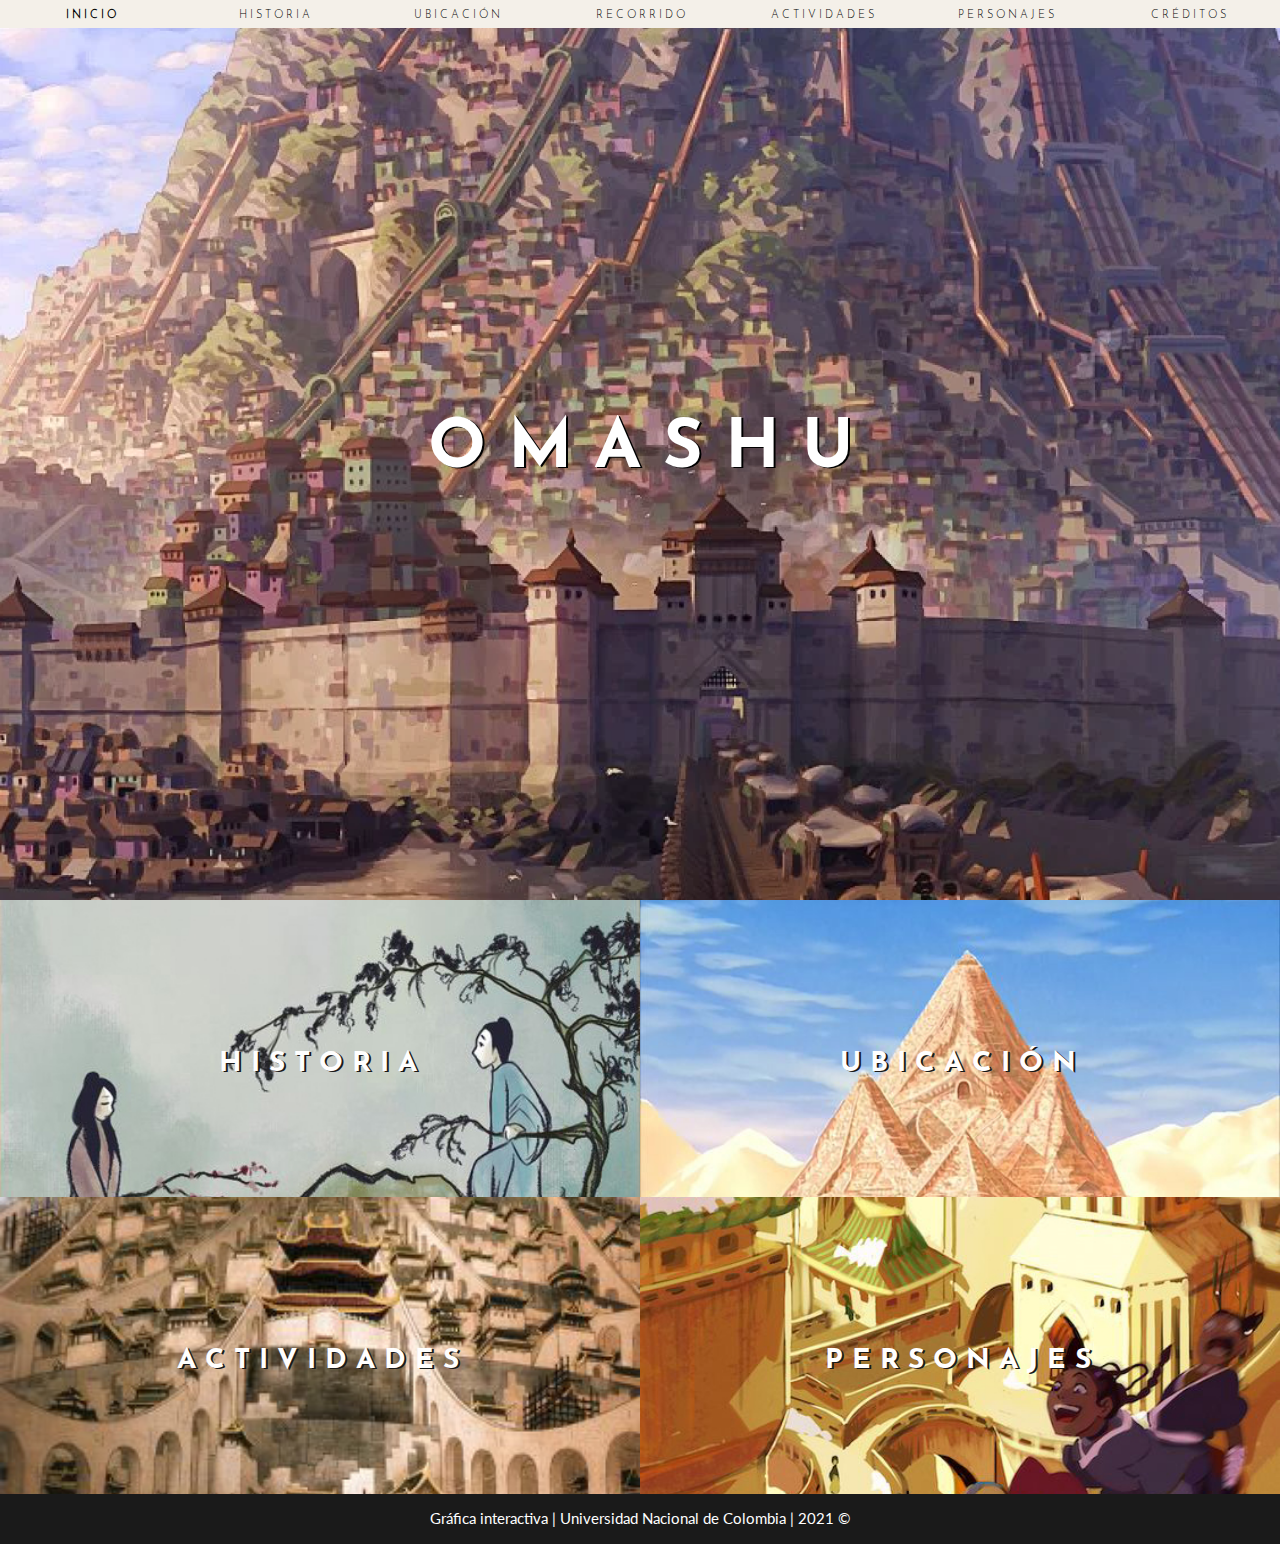
<file: index.html>
<!doctype html>
<html>


<head>
<meta charset="UTF-8">
<meta lang="es">
<title>Oma Shu</title>
<link href="estilo.css" rel="stylesheet" type="text/css">
<link rel="icon" type="image/png" href="Imagenes/favicon.png">
<meta name="viewport" content="width=device-width, initial-scale=1.0">
</head>   


<body>

<div class="lienzo">

<header>
 <input type="checkbox" id="btn-menu"><!-- checkbox permite la opción boleana -->
 <label for="btn-menu"><img src="Imagenes/iconm.png" width="30px"></label><!-- la imagen del ícono se muestra como label del checkbox pero se oculta cuando no se necesita -->

<nav class="menu"><!-- menu de navegación o conjunto de botones --> 
<ul>
<li><a href="index.html" target="_self"><b>I N I C I O</b></a></li>
<li><a href="historia.html" target="_self">H I S T O R I A</a></li>
<li><a href="ubicacion.html" target="_self">U B I C A C I Ó N</a></li>
<li><a href="recorrido.html" target="_self">R E C O R R I D O</a></li>
<li><a href="actividades.html" target="_self">A C T I V  I D A D E S</a></li> 
<li><a href="personajes.html" target="_self">P E R S O N A J E S</a></li>
<li><a href="creditos.html" target="_self">C R É D I T O S</a></li>
</ul>
</nav>
</header>

<div class="center"> <!-- estilo para centrar contenido  en la pantalla -->

<h1>O M A  S H U</h1><!-- titular de mayor tamaño -->
</div>
</div>

<aside class="divizqgris">    <!-- seccion izquierda de fondo oscuro-->

<h6><a class="h6link" href="historia.html" target="_self">H I S T O R I A</a></h6>

</aside>


<aside class="divderclaro">   <!-- seccion derecha de fondo claro-->

<h6> <a class="h6link" href="ubicacion.html" target="_self">U B I C A C I Ó N </a></h6>

</aside>

<aside class="divizqclaro">  <!-- seccion izquierda de fondo claro-->

<h6> <a class="h6link" href="actividades.html" target="_self">A C T I V I D A D E S</a></h6>

</aside>


<aside class="divdergris">  <!-- seccion derecha de fondo oscuro-->

<h6> <a class="h6link" href="personajes.html" target="_self">P E R S O N A J E S</a></h6>

</aside>


<footer>    <!-- pie de pagina que se mantiene abajo-->
<div class="pie">   <!-- estlo para contenido del pie de pagina -->
  <p>Gráfica interactiva | Universidad Nacional de Colombia | 2021 ©</p>
</div>
</footer>


</body>


</html>
</file>
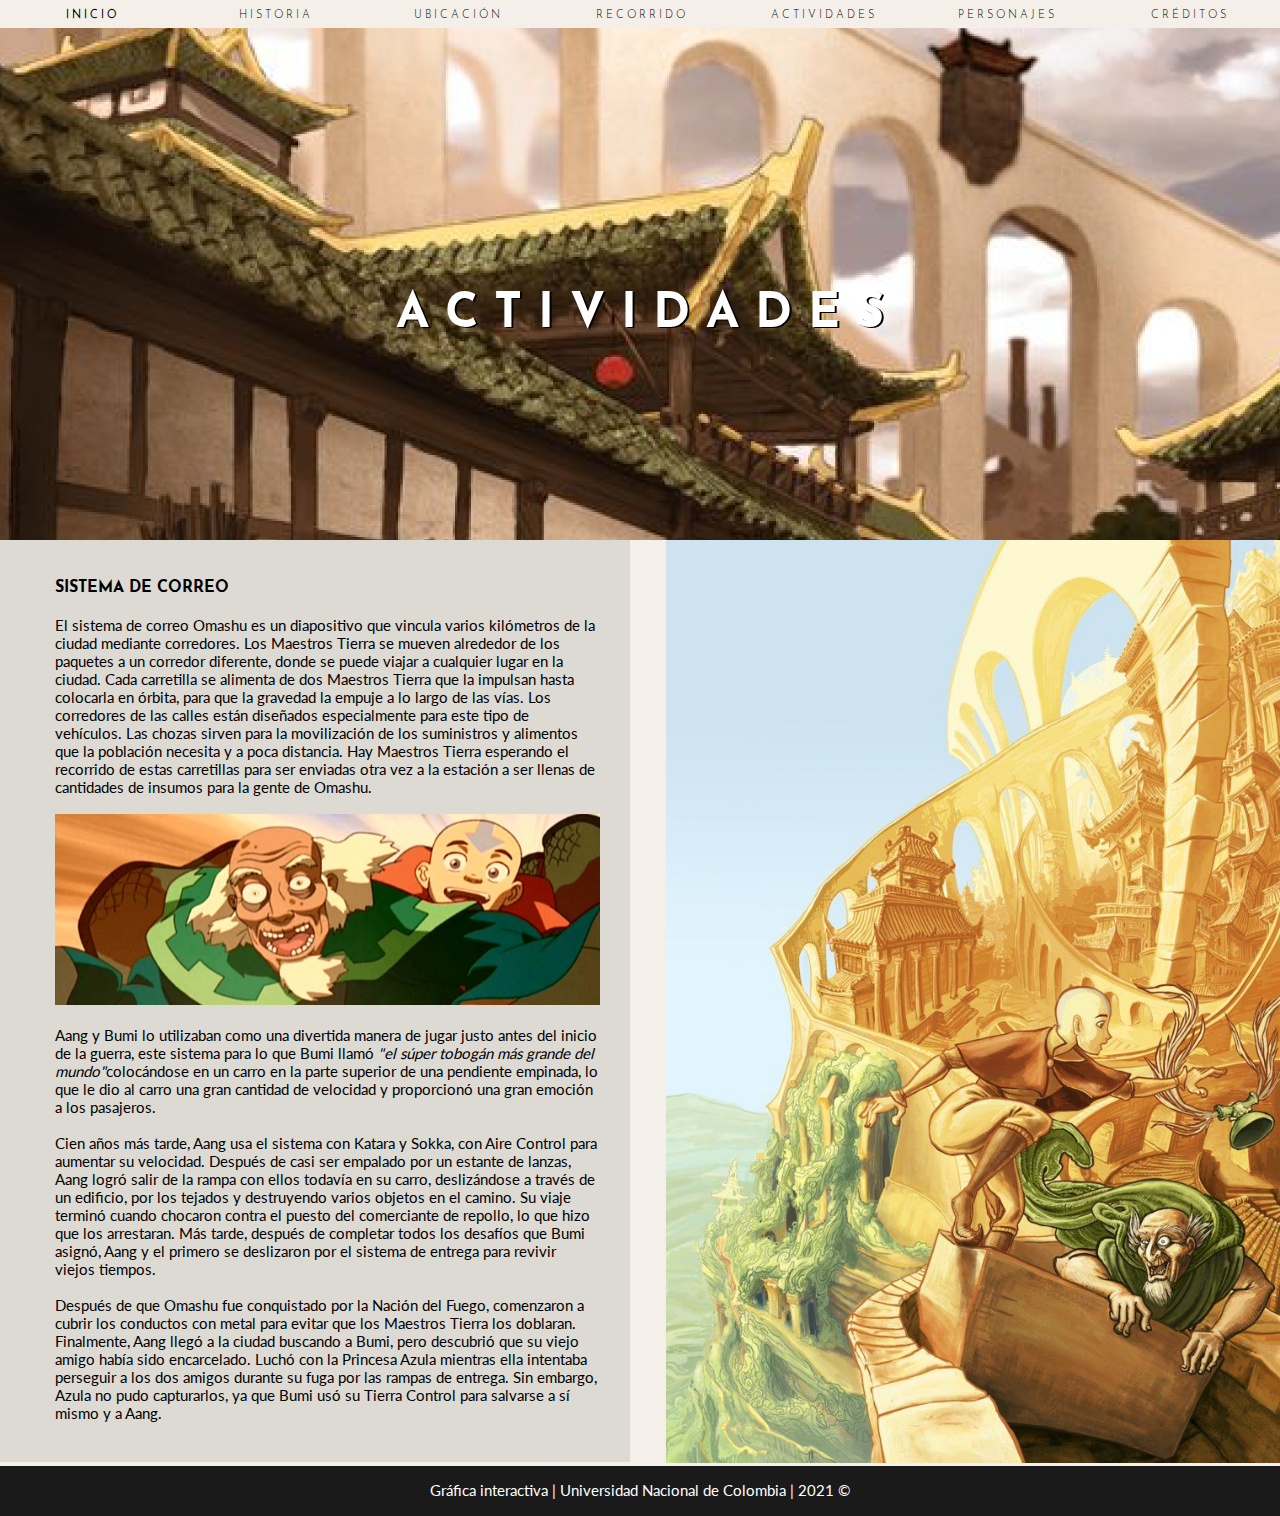
<file: actividades.html>
<!doctype html>
<html>


<head>
<meta charset="UTF-8">
<meta lang="es">
<title>Actividades | Oma Shu</title>
<link href="estilo.css" rel="stylesheet" type="text/css">
<link rel="icon" type="image/png" href="Imagenes/favicon.png">
<meta name="viewport" content="width=device-width, initial-scale=1.0">
</head>   


<body>

<div class="lienzo01" style="background-image: url('Imagenes/04.png');">

<header>
 <input type="checkbox" id="btn-menu"><!-- checkbox permite la opción boleana -->
 <label for="btn-menu"><img src="Imagenes/iconm.png" width="30px"></label><!-- la imagen del ícono se muestra como label del checkbox pero se oculta cuando no se necesita -->

<nav class="menu"><!-- menu de navegación o conjunto de botones --> 
<ul>
<li><a href="index.html" target="_self"><b>I N I C I O</b></a></li>
<li><a href="historia.html" target="_self">H I S T O R I A</a></li>
<li><a href="ubicacion.html" target="_self">U B I C A C I Ó N</a></li>
<li><a href="recorrido.html" target="_self">R E C O R R I D O</a></li>
<li><a href="actividades.html" target="_self">A C T I V  I D A D E S</a></li> 
<li><a href="personajes.html" target="_self">P E R S O N A J E S</a></li>
<li><a href="creditos.html" target="_self">C R É D I T O S</a></li>
</ul>
</nav>
</header>


<div class="center01">

<h2>A C T I V I D A D E S</h2><!-- titular de mayor tamaño -->
</div>
</div>

<aside class="columnaizq"> <!-- contenedor columna izquierda -->
<h3> SISTEMA DE CORREO</h3>
<p class="p-sub">
El sistema de correo Omashu es un diapositivo que vincula varios kilómetros de la ciudad mediante corredores. Los Maestros Tierra se mueven alrededor de los paquetes a un 
corredor diferente, donde se puede viajar a cualquier lugar en la ciudad. Cada carretilla se alimenta de dos Maestros Tierra que la impulsan hasta 
colocarla en órbita, para que la gravedad la empuje a lo largo de las vías. Los corredores de las calles están diseñados especialmente para este tipo de 
vehículos. Las chozas sirven para la movilización de los suministros y alimentos que la población necesita y a poca distancia. Hay Maestros Tierra 
esperando el recorrido de estas carretillas para ser enviadas otra vez a la estación a ser llenas de cantidades de insumos para la gente de Omashu.<br><br>

<img src="Imagenes/act02.jpg" alt="Rey Bumi y Aang en el Sistema de Correo" width="100%" height="auto"><br><br>

Aang y Bumi lo utilizaban como una divertida manera de jugar justo antes del inicio de la guerra, este sistema para lo que Bumi llamó <i>"el súper 
tobogán más grande del mundo"</i>colocándose en un carro en la parte superior de una pendiente empinada, lo que le dio al carro una gran cantidad de 
velocidad y proporcionó una gran emoción a los pasajeros. <br><br>
Cien años más tarde, Aang usa el sistema con Katara y Sokka, con Aire Control para aumentar su velocidad. Después 
de casi ser empalado por un estante de lanzas, Aang logró salir de la rampa con ellos todavía en su carro, deslizándose a través de un edificio, por los 
tejados y destruyendo varios objetos en el camino. Su viaje terminó cuando chocaron contra el puesto del comerciante de repollo, lo que hizo que los 
arrestaran. Más tarde, después de completar todos los desafíos que Bumi asignó, Aang y el primero se deslizaron por el sistema de entrega para revivir 
viejos tiempos.<br><br>
Después de que Omashu fue conquistado por la Nación del Fuego, comenzaron a cubrir los conductos con metal para evitar que los Maestros Tierra los 
doblaran. Finalmente, Aang llegó a la ciudad buscando a Bumi, pero descubrió que su viejo amigo había sido encarcelado. Luchó con la 
Princesa Azula mientras ella intentaba perseguir a los dos amigos durante su fuga por las rampas de entrega. Sin embargo, Azula no pudo capturarlos, ya 
que Bumi usó su Tierra Control para salvarse a sí mismo y a Aang.
</p>
</aside>


<aside class="columnader"> <!-- contenedor columna derecha -->
<center><img src="Imagenes/act01.jpg" alt="Sistema de Correo Oma Shu" width="100%" height="auto"></center>
</aside>


<footer>    <!-- pie de pagina que se mantiene abajo-->
<div class="pie">   <!-- estlo para contenido del pie de pagina -->
  <p>Gráfica interactiva | Universidad Nacional de Colombia | 2021 ©</p>
</div>
</footer>

</body>
</html>
</file>
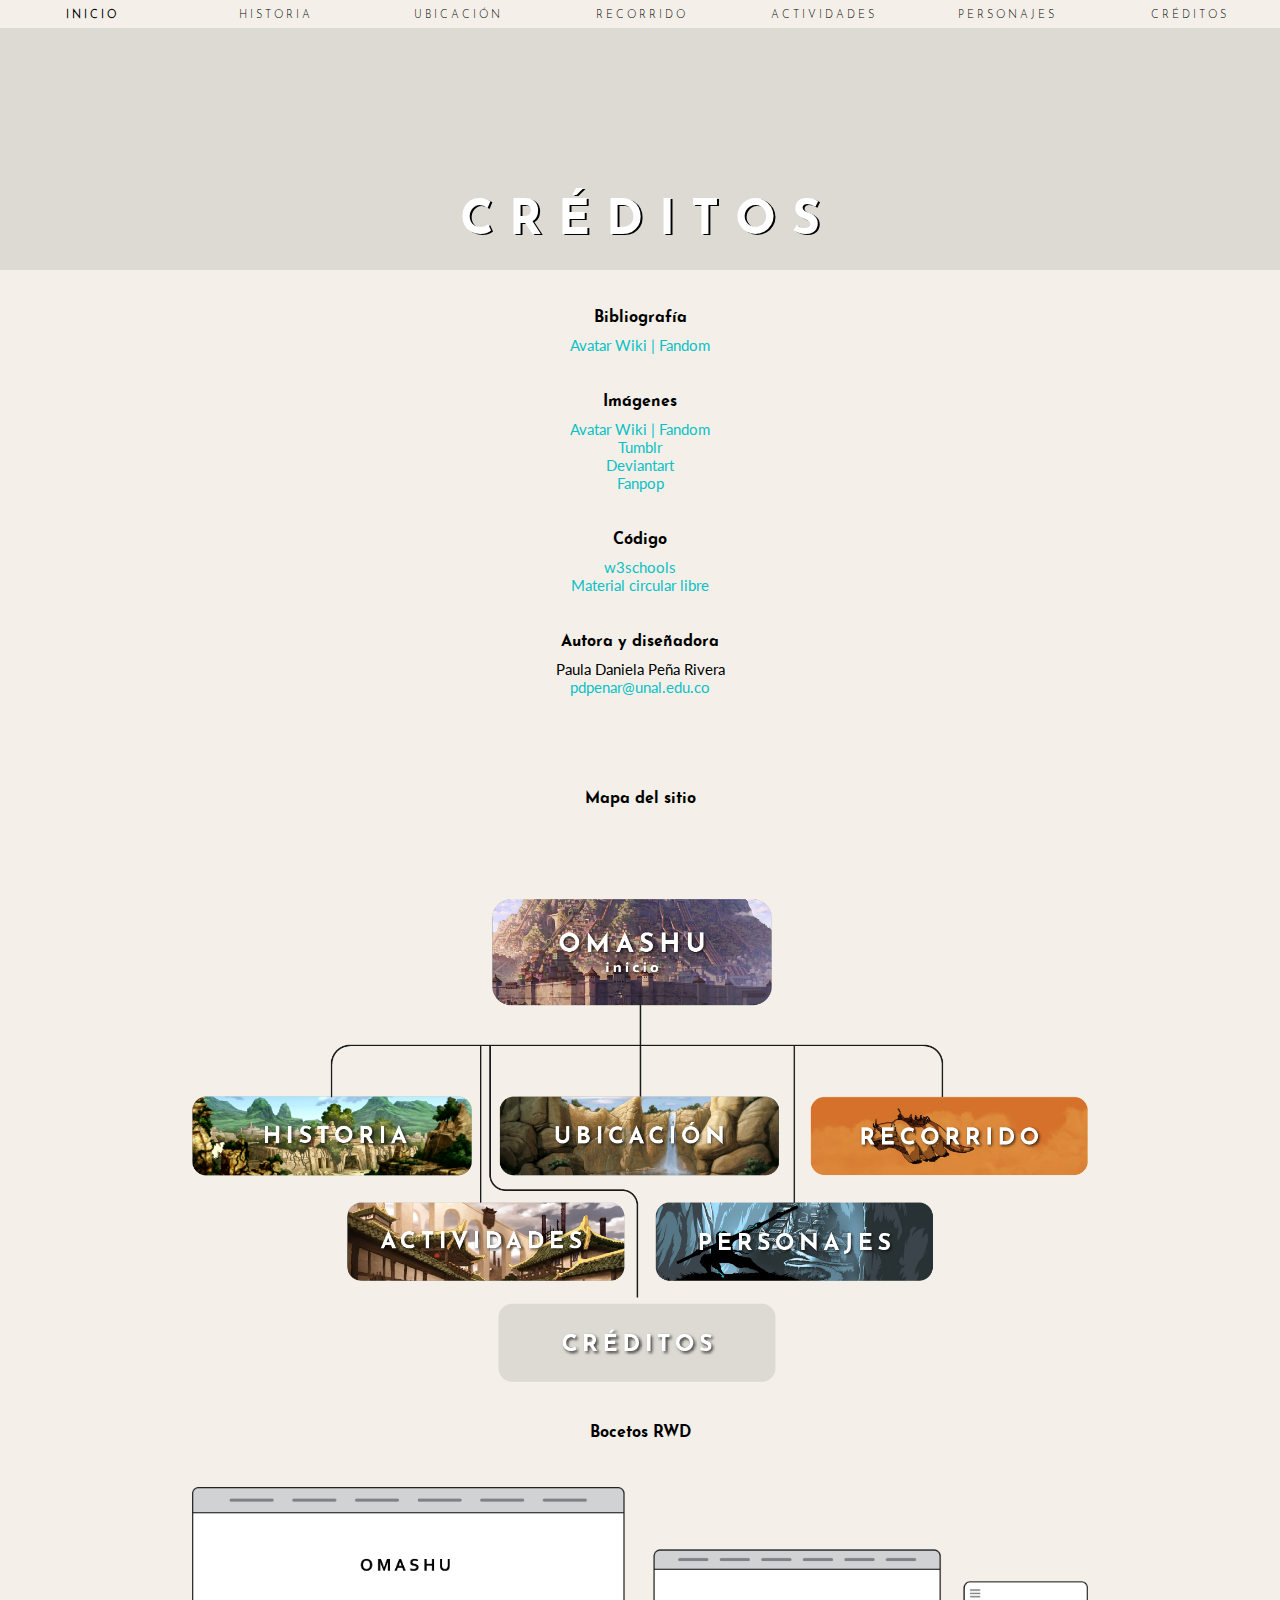
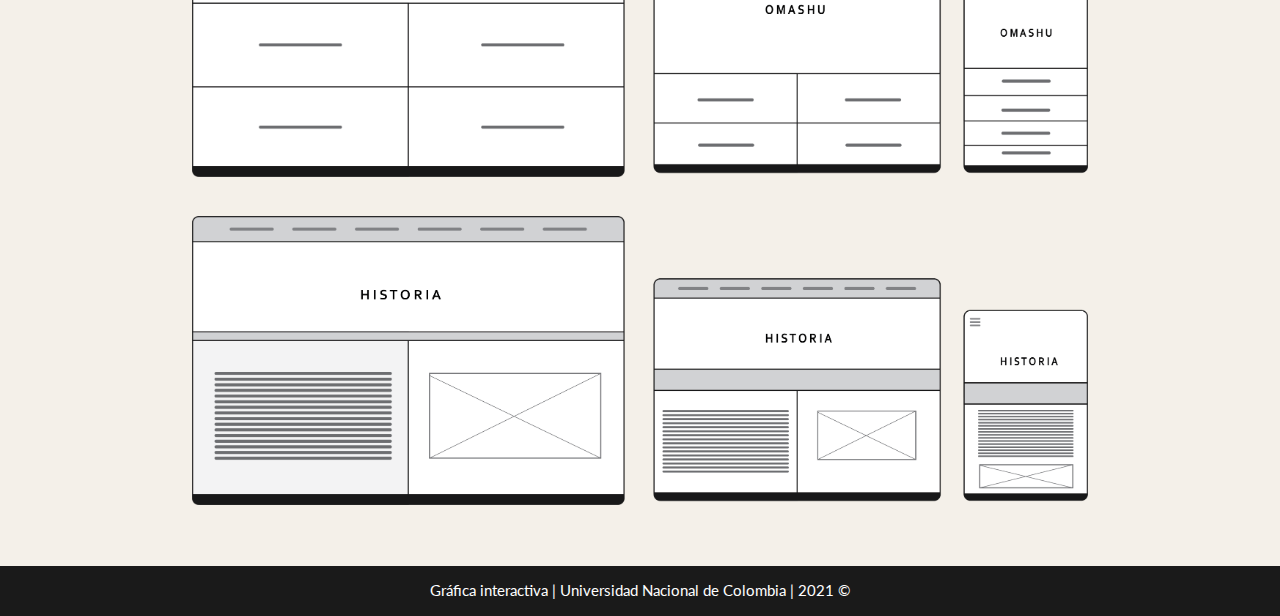
<file: creditos.html>
<!doctype html>
<html>


<head>
<meta charset="UTF-8">
<meta lang="es">
<title>Créditos | Oma Shu</title>
<link href="estilo.css" rel="stylesheet" type="text/css">
<link rel="icon" type="image/png" href="Imagenes/favicon.png">
<meta name="viewport" content="width=device-width, initial-scale=1.0">
</head>   

<body>

<div class="lienzo02" style="background-color: #dddad4">

<header>
 <input type="checkbox" id="btn-menu"><!-- checkbox permite la opción boleana -->
 <label for="btn-menu"><img src="Imagenes/iconm.png" width="30px"></label><!-- la imagen del ícono se muestra como label del checkbox pero se oculta cuando no se necesita -->

<nav class="menu"><!-- menu de navegación o conjunto de botones --> 
<ul>
<li><a href="index.html" target="_self"><b>I N I C I O</b></a></li>
<li><a href="historia.html" target="_self">H I S T O R I A</a></li>
<li><a href="ubicacion.html" target="_self">U B I C A C I Ó N</a></li>
<li><a href="recorrido.html" target="_self">R E C O R R I D O</a></li>
<li><a href="actividades.html" target="_self">A C T I V  I D A D E S</a></li> 
<li><a href="personajes.html" target="_self">P E R S O N A J E S</a></li>
<li><a href="creditos.html" target="_self">C R É D I T O S</a></li>
</ul>
</nav>
</header>

<div class="center01">
<h2>C R É D I T O S</h2><!-- titular de mayor tamaño -->
</div>
</div>


<aside class="columnacentral" style="background-color: #F4F0E9"> <!-- contenedor columna central -->
<h5>Bibliografía</h5>
<p class="p-creditos">
<a href="https://avatar.fandom.com/es/wiki/Avatar_Wiki">Avatar Wiki | Fandom</a>
</p>
<h5>Imágenes</h5>
<p class="p-creditos">
<a href="https://avatar.fandom.com/es/wiki/Avatar_Wiki" target="_blank">Avatar Wiki | Fandom</a><br>
<a href="https://www.tumblr.com" target="_blank">Tumblr</a><br>
<a href="https://www.deviantart.com" target="_blank">Deviantart</a><br>
<a href="https://www.fanpop.com/search?query=avatar&search_type=images" target="_blank">Fanpop</a>
	
</p>
<h5>Código</h5>
<p class="p-creditos">
<a href="https://www.w3schools.com" target="_blank">w3schools</a><br>
<a href="https://www.mclibre.org/consultar/htmlcss/html/html-favicon.html" target="_blank">Material circular libre</a><br>
</p>
<h5>Autora y diseñadora</h5>
<p class="p-creditos">
Paula Daniela Peña Rivera<br><a href="mailto:pdpenar@unal.edu.co" target="_blank">pdpenar@unal.edu.co</a>

</p>
</aside>

<aside class="columnacentral" style="background-color: #F4F0E9">
</p>
<h5>Mapa del sitio</h5>
<p class="p-creditos">
<img src="Imagenes/mapa.png" alt="mapa del sitio" width="70%" height="auto">
</p>

<h5>Bocetos RWD</h5><br><br>
<p class="p-creditos">
<img src="Imagenes/ini.png" alt="rwd inicio" width="70%" height="auto"><br><br><br>
<img src="Imagenes/his.png" alt="rwd sub" width="70%" height="auto"><br><br>
</p>
</aside>

<footer>    <!-- pie de pagina que se mantiene abajo-->
<div class="pie">   <!-- estlo para contenido del pie de pagina -->
  <p>Gráfica interactiva | Universidad Nacional de Colombia | 2021 ©</p>
</div>
</footer>

</body>
</html>
</file>
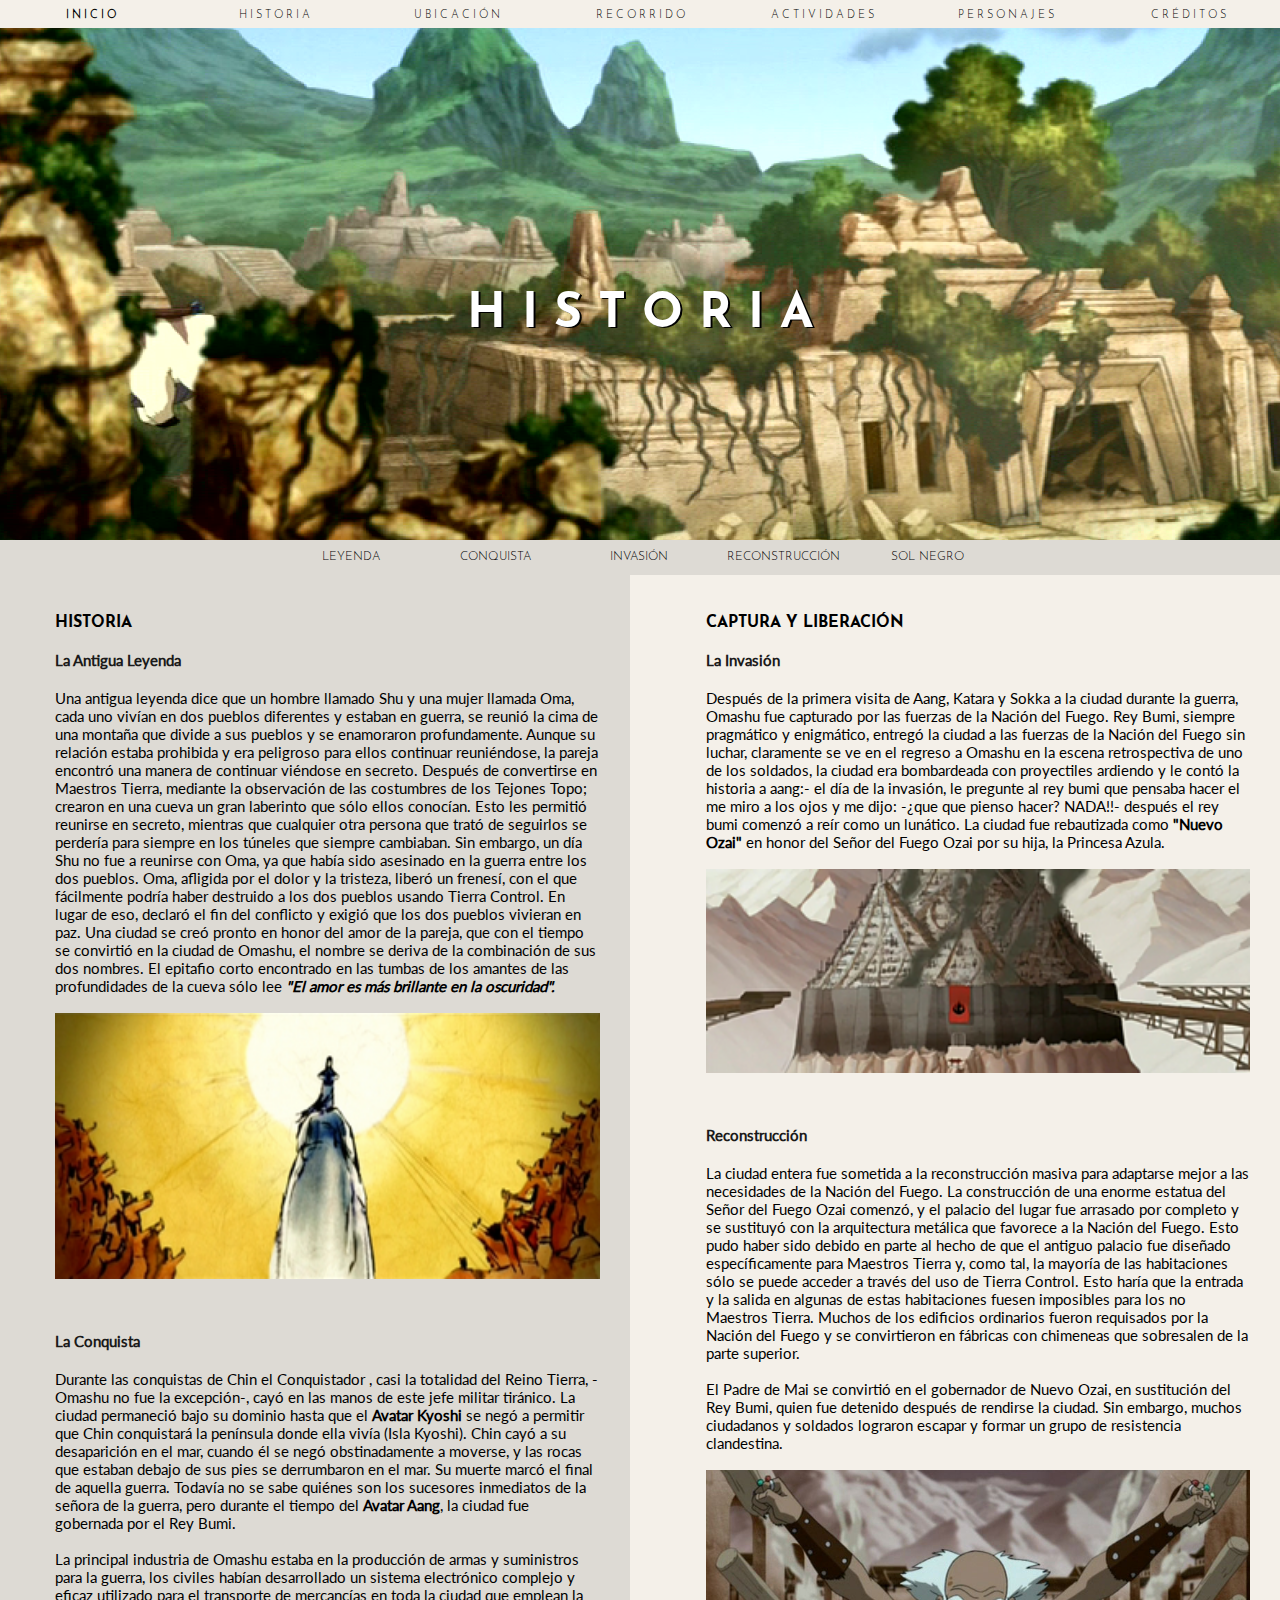
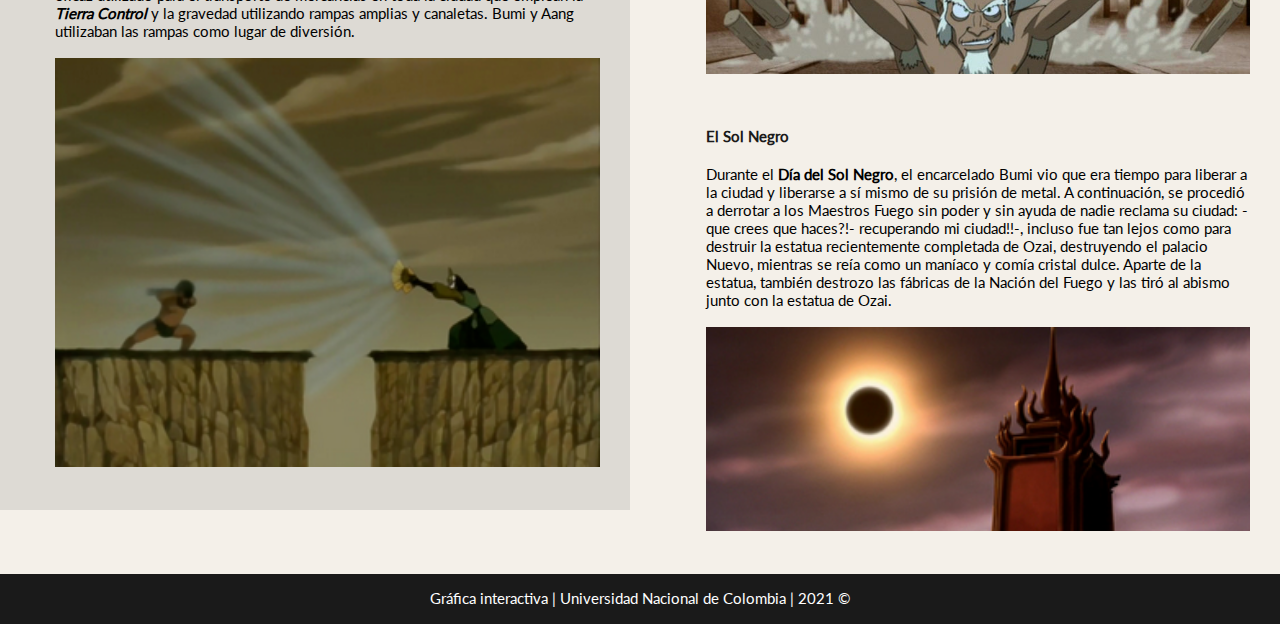
<file: historia.html>
<!doctype html>
<html>


<head>
<meta charset="UTF-8">
<meta lang="es">
<title>Historia | Oma Shu</title>
<link href="estilo.css" rel="stylesheet" type="text/css">
<link rel="icon" type="image/png" href="Imagenes/favicon.png">
<meta name="viewport" content="width=device-width, initial-scale=1.0">
</head>   


<body>

<div class="lienzo01" style="background-image: url('Imagenes/02.png');">

<header>
 <input type="checkbox" id="btn-menu"><!-- checkbox permite la opción boleana -->
 <label for="btn-menu"><img src="Imagenes/iconm.png" width="30px"></label><!-- la imagen del ícono se muestra como label del checkbox pero se oculta cuando no se necesita -->

<nav class="menu"><!-- menu de navegación o conjunto de botones --> 
<ul>
<li><a href="index.html" target="_self"><b>I N I C I O</b></a></li>
<li><a href="historia.html" target="_self">H I S T O R I A</a></li>
<li><a href="ubicacion.html" target="_self">U B I C A C I Ó N</a></li>
<li><a href="recorrido.html" target="_self">R E C O R R I D O</a></li>
<li><a href="actividades.html" target="_self">A C T I V  I D A D E S</a></li> 
<li><a href="personajes.html" target="_self">P E R S O N A J E S</a></li>
<li><a href="creditos.html" target="_self">C R É D I T O S</a></li>
</ul>
</nav>
</header>


<div class="center01">

<h2>H I S T O R I A</h2><!-- titular de mayor tamaño -->
</div>
</div>

<div class="pestañas">   <!-- estlo para menu del sitio -->
	<a href="#001" target="_self"><button class="botonp">LEYENDA</button></a>
	<a href="#002" target="_self"><button class="botonp">CONQUISTA</button></a>
	<a href="#003" target="_self"><button class="botonp">INVASIÓN</button></a>
	<a href="#004" target="_self"><button class="botonp">RECONSTRUCCIÓN</button></a> 
	<a href="#005" target="_self"><button class="botonp">SOL NEGRO</button></a> 
</div>

<aside class="columnaizq" id="001"> <!-- contenedor columna izquierda -->

<h3> HISTORIA</h3>
<h4> La Antigua Leyenda</h4>
<p class="p-sub">
Una antigua leyenda dice que un hombre llamado Shu y una mujer llamada Oma, cada uno vivían en dos pueblos diferentes y estaban en guerra,
se reunió la cima de una montaña que divide a sus pueblos y se enamoraron profundamente. Aunque su relación estaba prohibida y era peligroso 
para ellos continuar reuniéndose, la pareja encontró una manera de continuar viéndose en secreto. Después de convertirse en Maestros Tierra, 
mediante la observación de las costumbres de los Tejones Topo; crearon en una cueva un gran laberinto que sólo ellos conocían. Esto les permitió 
reunirse en secreto, mientras que cualquier otra persona que trató de seguirlos se perdería para siempre en los túneles que siempre cambiaban. 
Sin embargo, un día Shu no fue a reunirse con Oma, ya que había sido asesinado en la guerra entre los dos pueblos. Oma, afligida por el dolor y 
la tristeza, liberó un frenesí, con el que fácilmente podría haber destruido a los dos pueblos usando Tierra Control. En lugar de eso, declaró el 
fin del conflicto y exigió que los dos pueblos vivieran en paz. Una ciudad se creó pronto en honor del amor de la pareja, que con el tiempo se 
convirtió en la ciudad de Omashu, el nombre se deriva de la combinación de sus dos nombres. El epitafio corto encontrado en las tumbas de los amantes 
de las profundidades de la cueva sólo lee <i><b>"El amor es más brillante en la oscuridad".</b></i> <br><br>

<img src="Imagenes/his02.png" alt="Oma creando la ciudad" width="100%" height="auto">
<br id="002">
</p>


<h4> La Conquista</h4>
<p class="p-sub">
Durante las conquistas de Chin el Conquistador , casi la totalidad del Reino Tierra, -Omashu no fue la excepción-, cayó en las manos de este jefe 
militar tiránico. La ciudad permaneció bajo su dominio hasta que el <b>Avatar Kyoshi</b> se negó a permitir que Chin conquistará la península donde ella vivía 
(Isla Kyoshi). Chin cayó a su desaparición en el mar, cuando él se negó obstinadamente a moverse, y las rocas que estaban debajo de sus pies se 
derrumbaron en el mar. Su muerte marcó el final de aquella guerra. Todavía no se sabe quiénes son los sucesores inmediatos de la señora de la guerra, 
pero durante el tiempo del <b>Avatar Aang</b>, la ciudad fue gobernada por el Rey Bumi. <br><br>
La principal industria de Omashu estaba en la producción de armas y suministros para la guerra, los civiles habían desarrollado un sistema 
electrónico complejo y eficaz utilizado para el transporte de mercancías en toda la ciudad que emplean la <i><b>Tierra Control</b></i> y la gravedad utilizando 
rampas amplias y canaletas. Bumi y Aang utilizaban las rampas como lugar de diversión.<br><br>

<img src="Imagenes/his05.png" alt="Conquista" width="100%" height="auto">

</p>
</aside>


<aside class="columnader" id="003"> <!-- contenedor columna derecha -->
<h3> CAPTURA Y LIBERACIÓN</h3>
<h4> La Invasión</h4>
<p class="p-sub">
Después de la primera visita de Aang, Katara y Sokka a la ciudad durante la guerra, Omashu fue capturado por las fuerzas de la Nación del Fuego. 
Rey Bumi, siempre pragmático y enigmático, entregó la ciudad a las fuerzas de la Nación del Fuego sin luchar, claramente se ve en el regreso a Omashu 
en la escena retrospectiva de uno de los soldados, la ciudad era bombardeada con proyectiles ardiendo y le contó la historia a aang:- el día de la 
invasión, le pregunte al rey bumi que pensaba hacer el me miro a los ojos y me dijo: -¿que que pienso hacer? NADA!!- después el rey bumi comenzó 
a reír como un lunático. La ciudad fue rebautizada como <b>"Nuevo Ozai"</b> en honor del Señor del Fuego Ozai por su hija, la Princesa Azula.<br><br>

<img src="Imagenes/his01.png" alt="Invasión de Oma Shu" width="100%" height="auto">
<br id="004">
</p>

<h4> Reconstrucción</h4>
<p class="p-sub">
La ciudad entera fue sometida a la reconstrucción masiva para adaptarse mejor a las necesidades de la Nación del Fuego. La construcción de una enorme 
estatua del Señor del Fuego Ozai comenzó, y el palacio del lugar fue arrasado por completo y se sustituyó con la arquitectura metálica que favorece a la 
Nación del Fuego. Esto pudo haber sido debido en parte al hecho de que el antiguo palacio fue diseñado específicamente para Maestros Tierra y, como tal, 
la mayoría de las habitaciones sólo se puede acceder a través del uso de Tierra Control. Esto haría que la entrada y la salida en algunas de estas 
habitaciones fuesen imposibles para los no Maestros Tierra. Muchos de los edificios ordinarios fueron requisados ​​por la Nación del Fuego y se 
convirtieron en fábricas con chimeneas que sobresalen de la parte superior.<br><br>
El Padre de Mai se convirtió en el gobernador de Nuevo Ozai, en sustitución del Rey Bumi, quien fue detenido después de rendirse la ciudad. Sin embargo, 
muchos ciudadanos y soldados lograron escapar y formar un grupo de resistencia clandestina.<br><br>

<img src="Imagenes/his04.jpg" alt="reconstrucción" width="100%" height="auto">
<br id="005">
</p>


<h4> El Sol Negro</h4>
<p class="p-sub">
Durante el <b>Día del Sol Negro</b>, el encarcelado Bumi vio que era tiempo para liberar a la ciudad y liberarse a sí mismo de su prisión de metal. A 
continuación, se procedió a derrotar a los Maestros Fuego sin poder y sin ayuda de nadie reclama su ciudad: -que crees que haces?!- recuperando mi 
ciudad!!-, incluso fue tan lejos como para destruir la estatua recientemente completada de Ozai, destruyendo el palacio Nuevo, mientras se reía 
como un maníaco y comía cristal dulce. Aparte de la estatua, también destrozo las fábricas de la Nación del Fuego y las tiró al abismo junto con la 
estatua de Ozai.<br><br>

<img src="Imagenes/his03.png" alt="Día del sol negro" width="100%" height="auto">

</p>
</aside>


<footer>    <!-- pie de pagina que se mantiene abajo-->
<div class="pie">   <!-- estlo para contenido del pie de pagina -->
  <p>Gráfica interactiva | Universidad Nacional de Colombia | 2021 ©</p>
</div>
</footer>

</body>
</html>
</file>
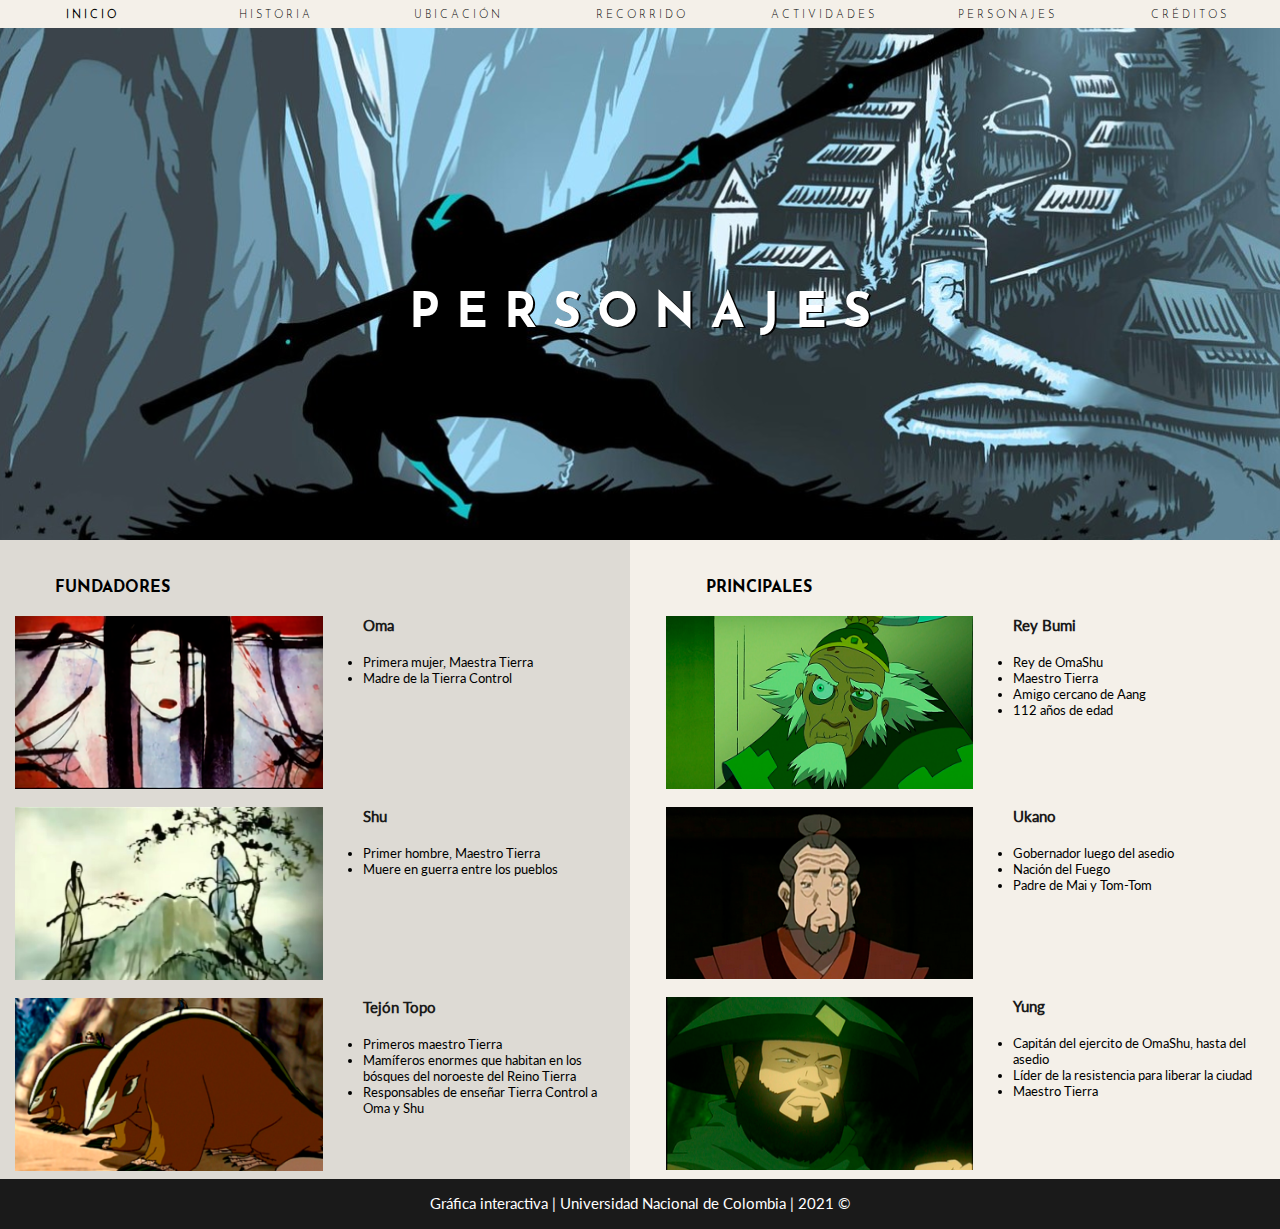
<file: personajes.html>
<!doctype html>
<html>


<head>
<meta charset="UTF-8">
<meta lang="es">
<title>Personajes | Oma Shu</title>
<link href="estilo.css" rel="stylesheet" type="text/css">
<link rel="icon" type="image/png" href="Imagenes/favicon.png">
<meta name="viewport" content="width=device-width, initial-scale=1.0">
</head>   


<body>

<div class="lienzo01" style="background-image: url('Imagenes/05.png');">

<header>
 <input type="checkbox" id="btn-menu"><!-- checkbox permite la opción boleana -->
 <label for="btn-menu"><img src="Imagenes/iconm.png" width="30px"></label><!-- la imagen del ícono se muestra como label del checkbox pero se oculta cuando no se necesita -->

<nav class="menu"><!-- menu de navegación o conjunto de botones --> 
<ul>
<li><a href="index.html" target="_self"><b>I N I C I O</b></a></li>
<li><a href="historia.html" target="_self">H I S T O R I A</a></li>
<li><a href="ubicacion.html" target="_self">U B I C A C I Ó N</a></li>
<li><a href="recorrido.html" target="_self">R E C O R R I D O</a></li>
<li><a href="actividades.html" target="_self">A C T I V  I D A D E S</a></li> 
<li><a href="personajes.html" target="_self">P E R S O N A J E S</a></li>
<li><a href="creditos.html" target="_self">C R É D I T O S</a></li>
</ul>
</nav>
</header>

<div class="center01">

<h2>P E R S O N A J E S</h2><!-- titular de mayor tamaño -->
</div>
</div>

<aside class="columnaizq"> <!-- contenedor columna izquierda -->
<h3> FUNDADORES</h3>

<div class="alinear">
<img src="Imagenes/per01.png" alt="Oma" class="img01">
<div class="text">
<h4> Oma</h4>
<ul class="lista">
	<li>Primera mujer, Maestra Tierra</li>
	<li>Madre de la Tierra Control</li>
</ul><br><br>
</div>
</div>



<div class="alinear">
<img src="Imagenes/per02.jpg" alt="Shu" class="img01">
<div class="text">
<h4> Shu</h4>
<ul class="lista">
	<li>Primer hombre, Maestro Tierra</li>
	<li>Muere en guerra entre los pueblos</li>
</ul><br>
</div>
</div>

<div class="alinear">
<img src="Imagenes/per03.png" alt="Tejones Topo" class="img01">
<div class="text">
<h4> Tejón Topo</h4>
<ul class="lista">
	<li>Primeros maestro Tierra</li>
	<li>Mamíferos enormes que habitan en los bósques del noroeste del Reino Tierra</li>
	<li>Responsables de enseñar Tierra Control a Oma y Shu</li>
</ul><br>
</div>
</div>

</aside>


<aside class="columnader"> <!-- contenedor columna derecha -->
<h3> PRINCIPALES</h3>

<div class="alinear">
<img src="Imagenes/per04.png" alt="Rey Bumi" class="img01">
<div class="text">
<h4> Rey Bumi</h4>
<ul class="lista">
	<li>Rey de OmaShu</li>
	<li>Maestro Tierra</li>
	<li>Amigo cercano de Aang</li>
	<li>112 años de edad</li>
</ul>
</div>
</div>

<div class="alinear">
<img src="Imagenes/per05.png" alt="Ukano" class="img01">
<div class="text">
<h4> Ukano</h4>
<ul class="lista">
	<li>Gobernador luego del asedio</li>
	<li>Nación del Fuego</li>
	<li>Padre de Mai y Tom-Tom</li>
</ul>
</div>
</div>

<div class="alinear">
<img src="Imagenes/per06.png" alt="Yung" class="img01">
<div class="text">
<h4> Yung</h4>
<ul class="lista">
	<li>Capitán del ejercito de OmaShu, hasta del asedio</li>
	<li>Líder de la resistencia para liberar la ciudad</li>
	<li>Maestro Tierra</li>
</ul><br>
</div>
</div>

</aside>


<footer>    <!-- pie de pagina que se mantiene abajo-->
<div class="pie">   <!-- estlo para contenido del pie de pagina -->
  <p>Gráfica interactiva | Universidad Nacional de Colombia | 2021 ©</p>
</div>
</footer>

</body>
</html>
</file>
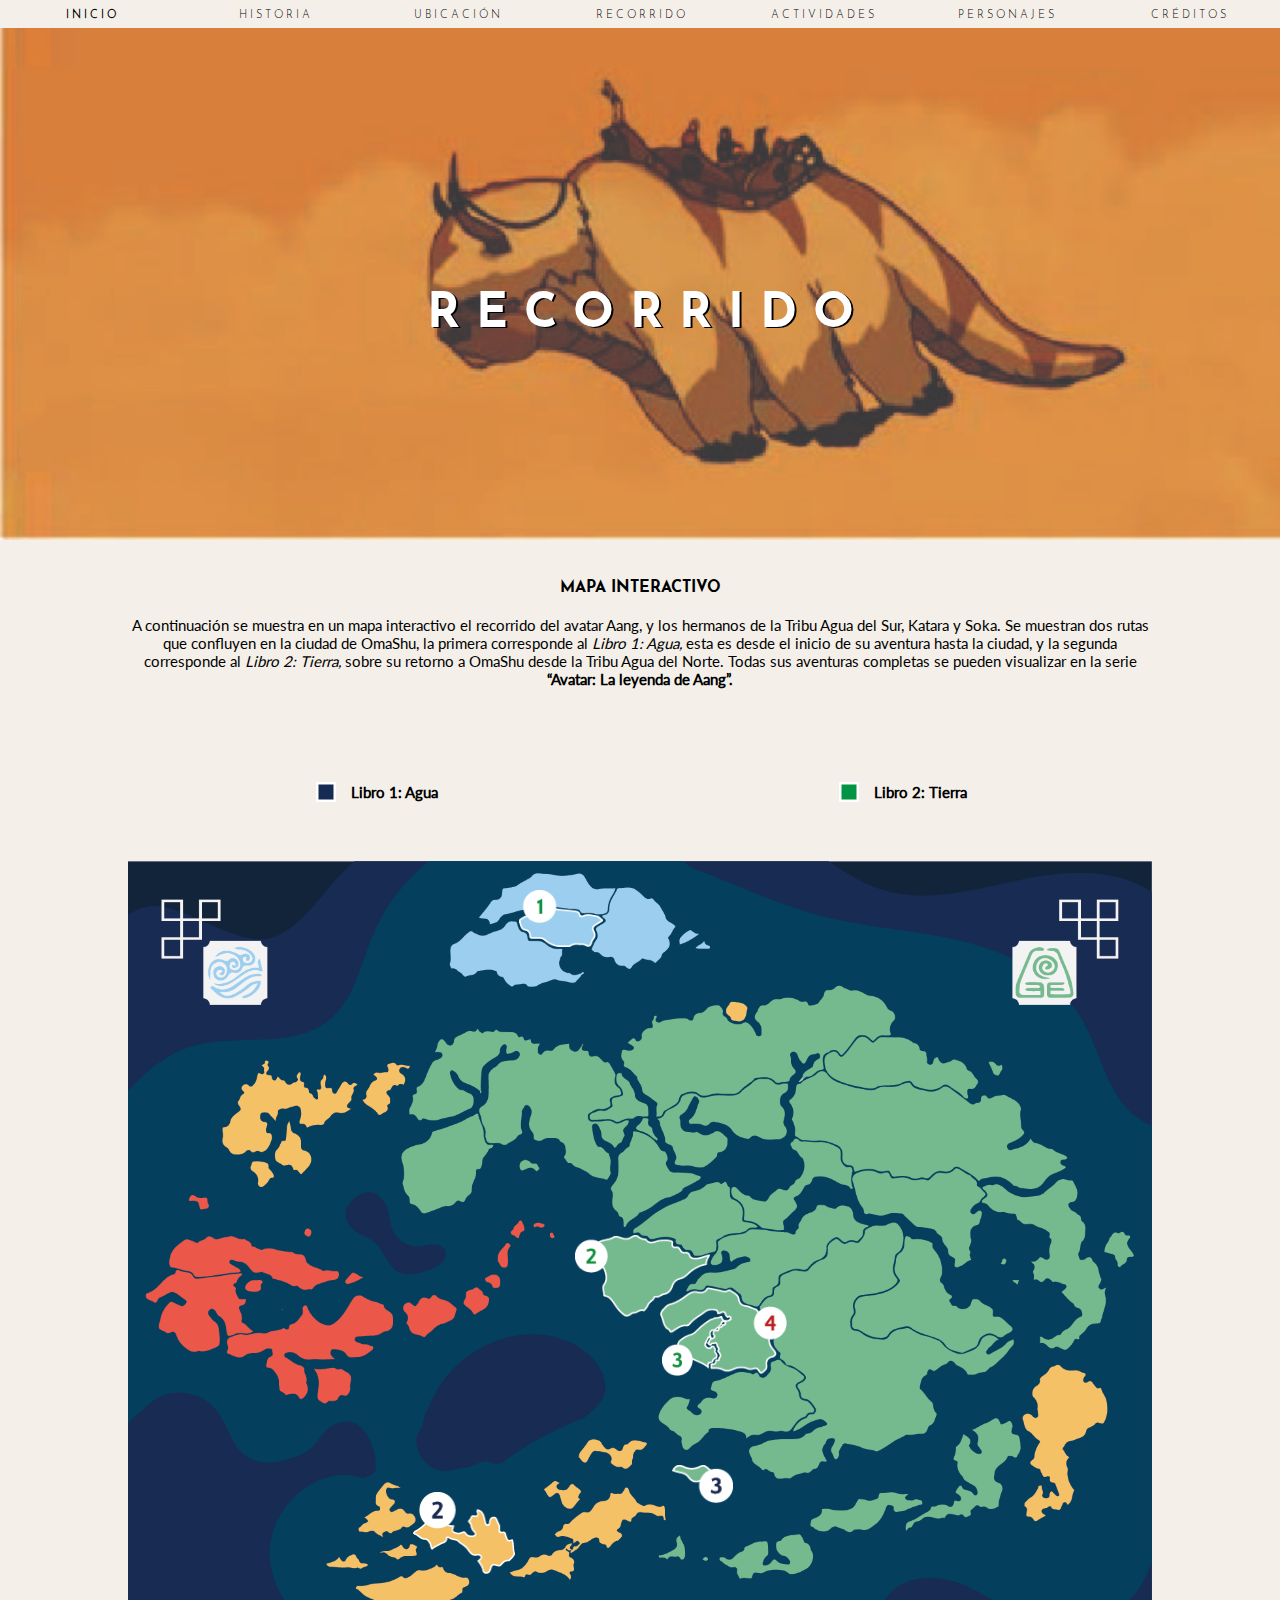
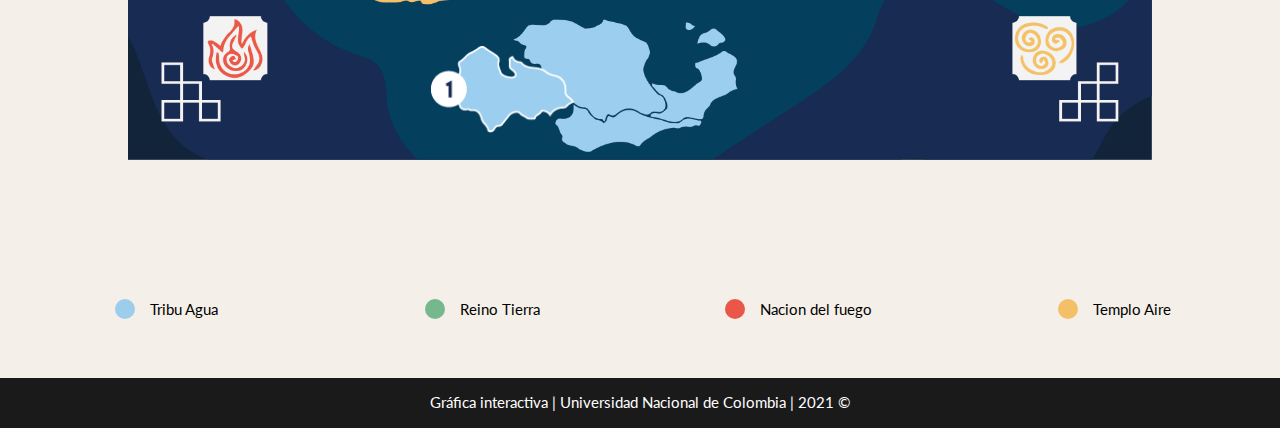
<file: recorrido.html>
<!DOCTYPE html>
<html>
  <head>
    <meta charset="UTF-8" />
    <meta lang="es" />
    <title>Recorrido | Oma Shu</title>
    <link href="estilo.css" rel="stylesheet" type="text/css" />
    <link rel="icon" type="image/png" href="Imagenes/favicon.png" />
    <meta name="viewport" content="width=device-width, initial-scale=1.0" />
  </head>

  <body>
    <div class="lienzo01" style="background-image: url('Imagenes/06.jpg')">
      <header>
        <input
          type="checkbox"
          id="btn-menu"
        /><!-- checkbox permite la opción boleana -->
        <label for="btn-menu"
          ><img src="Imagenes/iconm.png" width="30px" /></label
        ><!-- la imagen del ícono se muestra como label del checkbox pero se oculta cuando no se necesita -->

        <nav class="menu">
          <!-- menu de navegación o conjunto de botones -->
          <ul>
            <li>
              <a href="index.html" target="_self"><b>I N I C I O</b></a>
            </li>
            <li><a href="historia.html" target="_self">H I S T O R I A</a></li>
            <li>
              <a href="ubicacion.html" target="_self">U B I C A C I Ó N</a>
            </li>
            <li>
              <a href="recorrido.html" target="_self">R E C O R R I D O</a>
            </li>
            <li>
              <a href="actividades.html" target="_self"
                >A C T I V I D A D E S</a
              >
            </li>
            <li>
              <a href="personajes.html" target="_self">P E R S O N A J E S</a>
            </li>
            <li><a href="creditos.html" target="_self">C R É D I T O S</a></li>
          </ul>
        </nav>
      </header>

      <div class="center01">
        <h2>R E C O R R I D O</h2>
        <!-- titular de mayor tamaño -->
      </div>
    </div>

    <aside class="columnacentral" style="background-color: #f4f0e9">
      <!-- contenedor columna central -->
      <h5>MAPA INTERACTIVO</h5>
      <p class="p-map">
        A continuación se muestra en un mapa interactivo el recorrido del avatar
        Aang, y los hermanos de la Tribu Agua del Sur, Katara y Soka. Se
        muestran dos rutas que confluyen en la ciudad de OmaShu, la primera
        corresponde al <i>Libro 1: Agua,</i> esta es desde el inicio de su aventura
        hasta la ciudad, y la segunda corresponde al <i>Libro 2: Tierra,</i> sobre su
        retorno a OmaShu desde la Tribu Agua del Norte. Todas sus aventuras
        completas se pueden visualizar en la serie <b>“Avatar: La leyenda de Aang”.</b>
      </p>
    </aside>

    <aside class="convenciones">
      <span class="convenciones2">
        <svg width="20" height="20">
          <rect
            width="20"
            height="20"
            style="fill: #162b53; stroke-width: 5; stroke: #fff"
          />
        </svg>
        <p><b>Libro 1: Agua</b></p></span
      >

      <span class="convenciones2">
        <svg width="20" height="20">
          <rect
            width="20"
            height="20"
            style="fill: #009444; stroke-width: 5; stroke: #fff"
          />
        </svg>
        <p><b>Libro 2: Tierra</b></p></span
      >
    </aside>

    <aside class="mapaaside">
      <div class="mapa">
        <div
          class="aguasur"
          onclick="ventanaSitio('TRIBU AGUA DEL SUR')"
          title="Tribu Agua del sur"
        ></div>

        <div
          class="airesur"
          onclick="ventanaSitio('TEMPLO AIRE DEL SUR')"
          title="Templo Aire del sur"
        ></div>

        <div
          class="isla"
          onclick="ventanaSitio('ISLA KYOSHI')"
          title="Isla Kyoshi"
        ></div>

        <div
          class="tierra"
          onclick="ventanaSitio('CIUDAD DE OMASHU')"
          title="Ciudad de OmaShu"
        ></div>

        <div
          class="aguanorte"
          onclick="ventanaSitio('TRIBU AGUA DEL NORTE')"
          title="Tribu Agua del Norte "
        ></div>

        <div
          class="tierrabase"
          onclick="ventanaSitio('FORTALEZA DEL OCCIDENTE')"
          title="Fortaleza del occidente"
        ></div>

        <div
          class="cueva"
          onclick="ventanaSitio('CUEVA DE LOS DOS ENAMORADOS')"
          title="Cueva de los dos enamorados"
        ></div>

        <!-- ventana emergente -->
        <div id="ventana">
          <span class="Cerrar" title="Cerrar" onclick="cerrarVentana('ventana')"
            >&times;</span
          >
          <p class="h7" id="TituloSitio"></p>
          <br />
          <img id="ImagenSitio" class="imagensitio" />
          <b><p id="SubSitio"></p></b>
          <p id="TextoSitio"></p>
        </div>
      </div>
    </aside>

    <aside class="convenciones">
      <span class="convenciones2"
        ><svg width="20" height="20">
          <circle cx="10" cy="10" r="10" stroke-width="4" fill="#9dcded" />
        </svg>
        <p>Tribu Agua</p></span
      >

      <span class="convenciones2"
        ><svg width="20" height="20">
          <circle cx="10" cy="10" r="10" stroke-width="4" fill="#75b88d" />
        </svg>
        <p>Reino Tierra</p></span
      >

      <span class="convenciones2"
        ><svg width="20" height="20">
          <circle cx="10" cy="10" r="10" stroke-width="4" fill="#ea5748" />
        </svg>
        <p>Nacion del fuego</p></span
      >

      <span class="convenciones2"
        ><svg width="20" height="20">
          <circle cx="10" cy="10" r="10" stroke-width="4" fill="#f3c067" />
        </svg>
        <p>Templo Aire</p></span
      >
    </aside>

    <footer>
      <!-- pie de pagina que se mantiene abajo-->
      <div class="pie">
        <!-- estlo para contenido del pie de pagina -->
        <p>Gráfica interactiva | Universidad Nacional de Colombia | 2021 ©</p>
      </div>
    </footer>
    <script src="js/script.js"></script>
  </body>
</html>
</file>
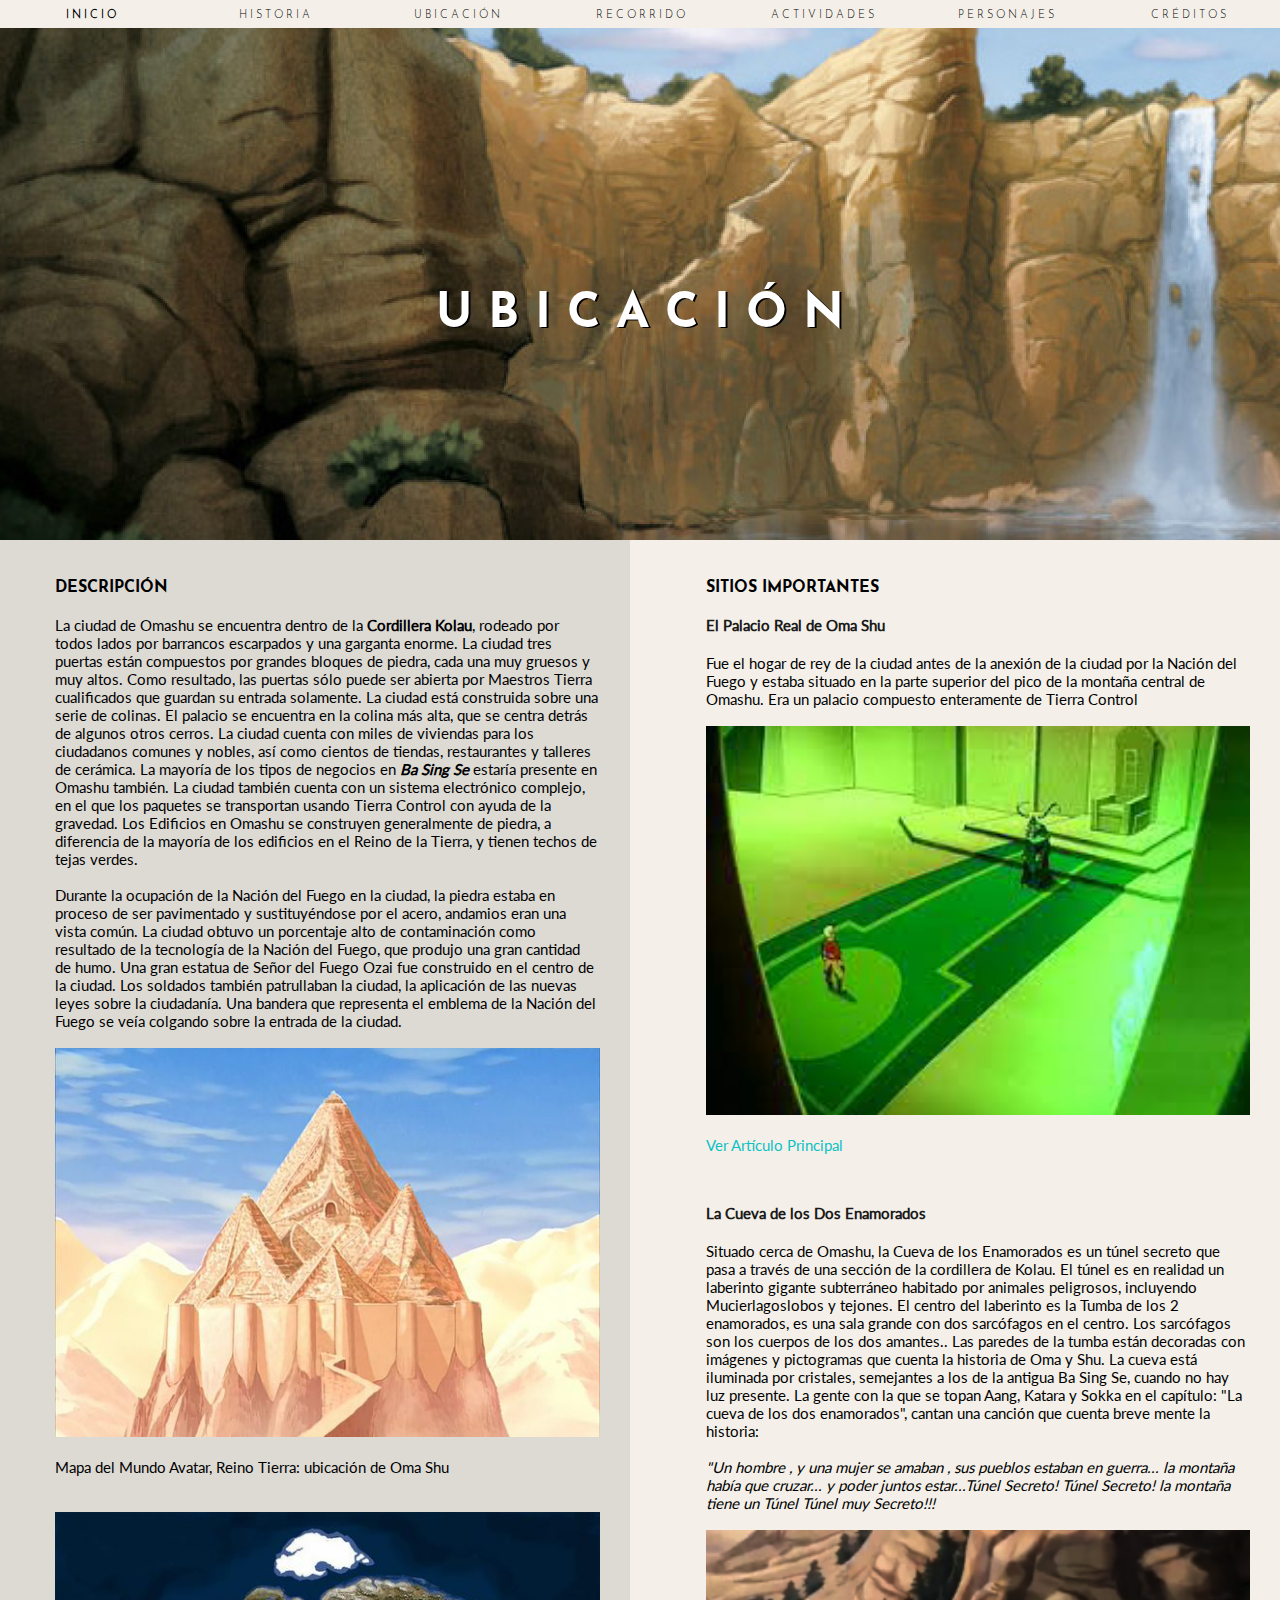
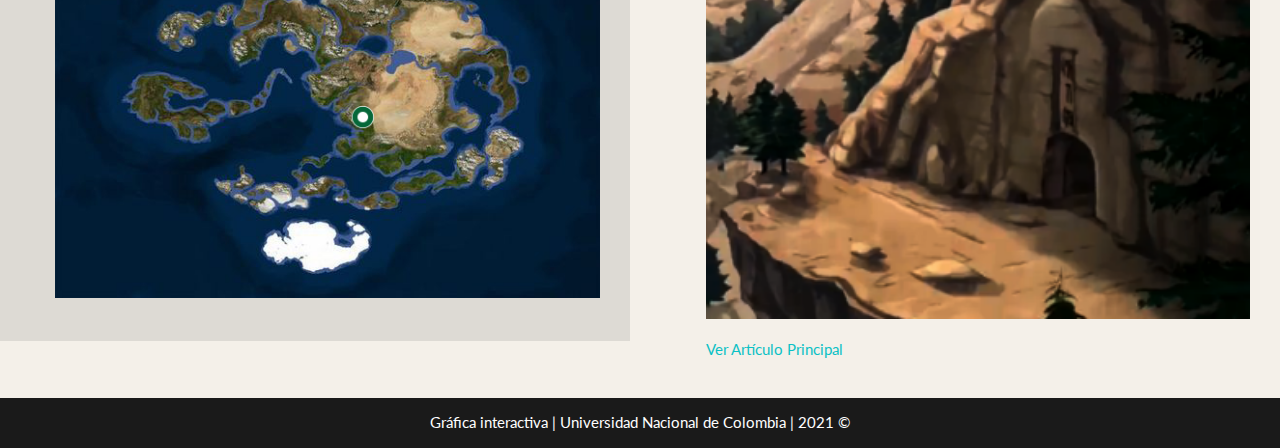
<file: ubicacion.html>
<!doctype html>
<html>


<head>
<meta charset="UTF-8">
<meta lang="es">
<title>Ubicación | Oma Shu</title>
<link href="estilo.css" rel="stylesheet" type="text/css">
<link rel="icon" type="image/png" href="Imagenes/favicon.png">
<meta name="viewport" content="width=device-width, initial-scale=1.0">
</head>   


<body>

<div class="lienzo01" style="background-image: url('Imagenes/03.png');">

<header>
 <input type="checkbox" id="btn-menu"><!-- checkbox permite la opción boleana -->
 <label for="btn-menu"><img src="Imagenes/iconm.png" width="30px"></label><!-- la imagen del ícono se muestra como label del checkbox pero se oculta cuando no se necesita -->

<nav class="menu"><!-- menu de navegación o conjunto de botones --> 
<ul>
<li><a href="index.html" target="_self"><b>I N I C I O</b></a></li>
<li><a href="historia.html" target="_self">H I S T O R I A</a></li>
<li><a href="ubicacion.html" target="_self">U B I C A C I Ó N</a></li>
<li><a href="recorrido.html" target="_self">R E C O R R I D O</a></li>
<li><a href="actividades.html" target="_self">A C T I V  I D A D E S</a></li> 
<li><a href="personajes.html" target="_self">P E R S O N A J E S</a></li>
<li><a href="creditos.html" target="_self">C R É D I T O S</a></li>
</ul>
</nav>
</header>

<div class="center01">

<h2>U B I C A C I Ó N</h2><!-- titular de mayor tamaño -->
</div>
</div>

<aside class="columnaizq">	<!-- contenedor columna izquierda -->
<h3> DESCRIPCIÓN</h3>
<p class="p-sub">
La ciudad de Omashu se encuentra dentro de la <b>Cordillera Kolau</b>, rodeado por todos lados por barrancos escarpados y una garganta enorme. La ciudad tres 
puertas están compuestos por grandes bloques de piedra, cada una muy gruesos y muy altos. Como resultado, las puertas sólo puede ser abierta por 
Maestros Tierra cualificados que guardan su entrada solamente. La ciudad está construida sobre una serie de colinas. El palacio se encuentra en la 
colina más alta, que se centra detrás de algunos otros cerros. La ciudad cuenta con miles de viviendas para los ciudadanos comunes y nobles, así como 
cientos de tiendas, restaurantes y talleres de cerámica. La mayoría de los tipos de negocios en <i><b>Ba Sing Se</b></i> estaría presente en Omashu también. La ciudad 
también cuenta con un sistema electrónico complejo, en el que los paquetes se transportan usando Tierra Control con ayuda de la gravedad. Los Edificios 
en Omashu se construyen generalmente de piedra, a diferencia de la mayoría de los edificios en el Reino de la Tierra, y tienen techos de tejas 
verdes.<br><br>
Durante la ocupación de la Nación del Fuego en la ciudad, la piedra estaba en proceso de ser pavimentado y sustituyéndose por el acero, andamios eran 
una vista común. La ciudad obtuvo un porcentaje alto de contaminación como resultado de la tecnología de la Nación del Fuego, que produjo una gran 
cantidad de humo. Una gran estatua de Señor del Fuego Ozai fue construido en el centro de la ciudad. Los soldados también patrullaban la ciudad, la 
aplicación de las nuevas leyes sobre la ciudadanía. Una bandera que representa el emblema de la Nación del Fuego se veía colgando sobre la entrada de 
la ciudad.<br><br>

<img src="Imagenes/in01.jpg" alt="Oma Shu" width="100%" height="auto"><br><br>
Mapa del Mundo Avatar, Reino Tierra: ubicación de Oma Shu <br><br><br>
<img src="Imagenes/ubi01.jpg" alt="Mapa" width="100%" >

</p>
</aside>


<aside class="columnader">	<!-- contenedor columna derecha -->
<h3> SITIOS IMPORTANTES</h3>
<h4> El Palacio Real de Oma Shu</h4>
<p class="p-sub">
Fue el hogar de rey de la ciudad antes de la anexión de la ciudad por la Nación del Fuego y estaba situado en la parte superior del pico de la montaña 
central de Omashu. Era un palacio compuesto enteramente de Tierra Control<br><br>

<img src="Imagenes/ubi04.jfif" alt="Palacio Real" width="100%" height="auto"><br><br>

<a href="https://avatar.fandom.com/es/wiki/Palacio_Real_de_Omashu" target="_blank">Ver Artículo Principal</a>
</p>
<h4> La Cueva de los Dos Enamorados</h4>
<p class="p-sub">
Situado cerca de Omashu, la Cueva de los Enamorados es un túnel secreto que pasa a través de una sección de la cordillera de Kolau. El túnel es en 
realidad un laberinto gigante subterráneo habitado por animales peligrosos, incluyendo Mucierlagoslobos y tejones. El centro del laberinto es la Tumba 
de los 2 enamorados, es una sala grande con dos sarcófagos en el centro. Los sarcófagos son los cuerpos de los dos amantes.. Las paredes de la tumba 
están decoradas con imágenes y pictogramas que cuenta la historia de Oma y Shu. La cueva está iluminada por cristales, semejantes a los de la antigua 
Ba Sing Se, cuando no hay luz presente. La gente con la que se topan Aang, Katara y Sokka en el capítulo: "La cueva de los dos enamorados", cantan una 
canción que cuenta breve mente la historia:<br><br>
<i>"Un hombre , y una mujer se amaban , sus pueblos estaban en guerra... la montaña había que cruzar... y poder juntos estar...Túnel Secreto! Túnel 
Secreto! la montaña tiene un Túnel Túnel muy Secreto!!!</i><br><br>

<img src="Imagenes/ubi03.png" alt="Cueva de los dos enamorados" width="100%" height="auto"><br><br>

<a href="https://avatar.fandom.com/es/wiki/Cueva_de_los_Dos_Enamorados" target="_blank">Ver Artículo Principal</a>
</p>

</aside>


<footer>    <!-- pie de pagina que se mantiene abajo-->
<div class="pie">   <!-- estlo para contenido del pie de pagina -->
  <p>Gráfica interactiva | Universidad Nacional de Colombia | 2021 ©</p>
</div>
</footer>

</body>
</html>
</file>
<file: estilo.css>
@charset "UTF-8";

@font-face { 
    font-family: Josefin Sans Bold;    /* define una fuente */
    src: url('Fonts/JosefinSans/JosefinSans-Bold.ttf');  /* indica su ubicación */
}
@font-face { 
    font-family: Josefin Sans Light;    /* define una fuente */
    src: url('Fonts/JosefinSans/JosefinSans-Light.ttf');  /* indica su ubicación */
	
}
@font-face { 
    font-family: Lato;    /* define una fuente */
    src: url('Fonts/lato/Lato-Regular.ttf');  /* indica su ubicación */
	
}
body {      /* los estilos aplicados a una etiqueta valen para todos los casos */                                             
	background-color:#F4F0E9; 
    font-family: Lato;	
	font-size: 15px;
	margin: 0px;
}


::-webkit-scrollbar { 
    width: 2px;     /* Tamaño del scroll en vertical */
	height: 2px;    /* Tamaño del scroll en horizontal */
	display: block;  /* Ocultar scroll */
} 


a{
	color: #0BC1C5;
	text-decoration:none; /* para que no subraye los vínculos */ 
}
a:hover {    /* indica el estilo cuando el cursor está sobre el elemento */ 
	color: #00FFFF;
}

/* elementos del menu desplegable*/
#btn-menu {
    display: none;   /* oculta el checkbox cuando no es necesario*/
} 

header label {     /* coloca el checkbox en un lugar y tamaño exactos*/
    display: none;
    position: absolute;
    left: 20px;
    top: 20px;
	z-index: 100
} 
header label:hover {
    cursor: pointer;    /* cambia el cursor sobre el checkbox para indicar la interacción*/
}	

.menu ul{    /* cuando lleva un punto antes, el estilo aplica sobre etiquetas marcadas */ 
	width:100%;
	height:28px;
	position: fixed;
	background: #f4f0e9;
	margin: auto;
	color:#000;
	z-index: 20;	
    list-style: none;     /* para evitar los bullit list en la lista*/
    padding: 0;
    display: flex;
}

.menu li{      /* estilo para cada botón del menu de navegación */ 
    width:100%;
    margin-top: 5px;
	text-align: center;
	font-family: Josefin Sans Light;  /* solo si se suministra el archivo de la fuente */
	font-size: 11px;
	font-style: normal;
	font-weight: normal;
	padding:5px 10px;
	cursor: pointer;
	color:#000;
}

.menu li a {   /* estilo para links en botón del menu de navegación */ 
	color:#000;
	text-decoration: none;	/* para que no subraye los vínculos */ 
	cursor: pointer;
}

.menu li a:hover {	/* estilo para botón del menu de navegación cuando pasa el cursor */ 
	color:#000;
	cursor:pointer;
	background-color: rgba(183, 183, 183, 0);
	font-weight: 900;  /* define caracteres de la fuente mas grueso o delgado */
}   
   
.pestañas{ /* estilo para cada barra del sitio de la subpagina historia*/ 
   width: 100%;
   height: 25px;
   background-color:  #dddad4;
   margin: auto;
   padding:5px 0px 5px 0px;
   text-align: center;
}

.botonp {      /* estilo para cada botón del menu de historia */ 
	font-family: Josefin Sans Light;  /* solo si se suministra el archivo de la fuente */
	font-size: 12px;
	width: 140px;
	padding:5px 10px 6px 8px;
	cursor: pointer;
	border: none;
	color:#000;
	background: rgba(183, 183, 183, 0);
}

.botonp:link {   /* estilo para links en botón del menu de historia */ 
	color:#666666;
	text-decoration: none;	/* para que no subraye los vínculos */ 
	cursor: pointer;
}

.botonp:hover {	/* estilo para botón del menu de historia cuando pasa el cursor */ 
	color:#000;
	cursor:pointer;
	background-color: rgba(183, 183, 183, 0);
	font-weight: bold;
} 

h1{     /* estilo para los titular de inicio jerarquia 1*/ 
	font-family: Josefin Sans Bold; /* la fuente definida */
	color:#FFFFFF;
	font-size: 68px;
	font-weight: bold;
	text-align: center;
	max-width: 1020px; /* ancho máximo del párrafo */
	margin:auto;          /* margen igual a izquierda y derecha */ 
	margin-bottom:10px;
	text-shadow: 2px 1px #000
} 


h2{   /* estilo para los titular de subpaginas jerarquia 2*/
	font-family: Josefin Sans Bold; /* la fuente definida */
	color:#FFFFFF;
	font-size: 48px;
	font-weight: bold;
	text-align: center;
	max-width: 1020px; /* ancho máximo del párrafo */
	margin:auto;          /* margen igual a izquierda y derecha */ 
	margin-bottom:10px;
	text-shadow: 2px 1px #000;
	
}

h3{    /* estilo para los titular de subpaginas jerarquia 3*/
	font-family: Josefin Sans Bold; /* la fuente definida */
	color:#000;
	font-size: 16px;
	font-weight: bold;
	text-align: left;
	max-width: 1020px; /* ancho máximo del párrafo */
	margin:auto;          /* margen igual a izquierda y derecha */ 
    padding:  40px 40px 10px 40px;
}

h4{    /* estilo para los titular de subpaginas jerarquia 4*/
	font-family: Lato; /* la fuente definida */
	color:#1a1a1a;
	font-size: 15px;
	font-weight: bold;
	text-align: left;
	max-width: 1020px; /* ancho máximo del párrafo */
	margin:auto;          /* margen igual a izquierda y derecha */ 
    padding:  10px 40px 10px 40px;
}

h5{    /* estilo para subpagina creditos jerarquia 5*/
	font-family: Josefin Sans Bold; /* la fuente definida */
	color:#000;
	font-size: 16px;
	font-weight: bold;
	text-align: center;
	max-width: 1020px; /* ancho máximo del párrafo */
	margin:auto;          /* margen igual a izquierda y derecha */ 
	padding:40px 40px 10px 40px;
}

h6 {    /* estilo para los titular de inicio jerarquia 2*/ 
	font-family: Josefin Sans Bold; /* la fuente definida */
	color:#fff;
	font-size: 28px;
	font-weight: bold;
	text-align: center; /* ancho máximo del párrafo */
	margin:auto;          /* margen igual a izquierda y derecha */ 
    padding:  40px 40px 10px 20px;
	text-shadow: 2px 1px #191919;
	
}

.h6link{     /* estilo para links los titular de inicio jerarquia 2*/ 
	color:#fff;
	text-align: center;
	text-decoration:none;
}

.h7{    /* estilo para ventana emergente de mapa jerarquia 7*/
	font-family: Josefin Sans Bold; /* la fuente definida */
	color: #666666;
	font-size: 18px;
	text-align: center;
	margin:auto;          /* margen igual a izquierda y derecha */ 
}

.lienzo {	 /* Banner principal pagina de inicio con imagen de fondo*/ 
	width: 100%;
    height: 100vh;
	top: 0;
	margin:auto;
	background-image: url(Imagenes/01.png);
	background-size: cover;
    background-repeat: no-repeat;
}

.lienzo01 {  /* Banner principal subpaginas */ 
	
	width: 100%;
    height: 60vh;
	top: 0;
	margin:auto; 
	background-size: cover;
    background-repeat: no-repeat;	
}

.lienzo02 { /* fondo titulo principal de creditos */ 
	
	width: 100%;
    height: 30vh;
	top: 0;
	margin:auto; 
	background-size: cover;
    background-repeat: no-repeat;	
}

.center {   /* estilo para centrar titulo h1 en la pantalla*/ 
  margin: auto;
  position: sticky; /* posiciòn fija hasta su contenedor */ 
  top: 50%;
  left: 0%;
  -ms-transform: translate(0%, -50%); /* ubicacion del contenido */ 
  transform: translate(0%, -50%);
}

.center01 {  /* estilo para centrar titulo h2 en la pantalla*/ 
  margin: auto;
  position: sticky;  /* posiciòn fija hasta su contenedor */ 
  top: 35%;
  left: 50%;
  -ms-transform: translate(0%, -35%);  /* ubicacion del contenido */ 
  transform: translate(0%, -50%);
}
  
.img01 { /* estilo para imagenes subpagina personajes*/ 
  width: 50%;
  height: auto;
  margin: 10px 0px 5px 0px;
}

.text {	 /* estilo para textos subpagina personajes*/ 
  width: 50%;
  height: auto;
  font-size: 13px;
  float: right;
}

.lista {	/* estilo para listas subpagina personajes*/ 
  padding-right: 8%;
  margin: 10px 0px 5px 0px;
}

.divizqgris{  /* estilo para secciones izquierda oscura de inicio*/ 
  width: 48.8%;
  height: 33vh;
  padding-left: 1.2%; /* medidas para rwd*/
  margin-left: none;
  float: left;
  background-color: #dddad4;
  display: flex;
  background-image: url(Imagenes/in02.jpg);
  background-size: cover;
}

.divizqgris:hover{  /* estilo para oscurecer la imagen cuando el cursor este sobre el div anterior*/ 
  background-image: url(Imagenes/in02.1.jpg);
  
}

.divderclaro{  /* estilo para secciones derecho clara de inicio*/ 
  width: 48.8%;
  height: 33vh;
  padding-left: 1.2%; /* medidas para rwd*/
  margin-right: none;
  float: right;
  background-color: #F4F0E9;
  display: flex;  
  background-image: url(Imagenes/in01.jpg);
  background-size: cover;
 
}

.divderclaro:hover{ /* estilo para oscurecer la imagen cuando el cursor este sobre el div anterior*/ 
  background-image: url(Imagenes/in01.1.jpg);

}

.divizqclaro{ /* estilo para secciones izquierda clara de inicio*/ 
  width: 48.8%;
  height: 33vh;
  padding-left: 1.2%; /* medidas para rwd*/
  margin-left: none;
  float: left;
  background-color: #F4F0E9;
  display: flex;
  background-image: url(Imagenes/in04.jpg);
  background-size: cover;
  
  
}

.divizqclaro:hover{ /* estilo para oscurecer la imagen cuando el cursor este sobre el div anterior*/ 
  background-image: url(Imagenes/in04.1.jpg);
}

.divdergris{  /* estilo para secciones derecha oscura de inicio*/ 
  width: 48.8%;
  height: 33vh;
  padding-left: 1.2%; /* medidas para rwd*/ 
  margin-right: none;
  float: right;
  background-color: #dddad4;
  display: flex;
  background-image: url(Imagenes/in03.jpg);
  background-size: cover;
  
  
}

.divdergris:hover{	/* estilo para oscurecer la imagen cuando el cursor este sobre el div anterior*/ 
  background-image: url(Imagenes/in03.1.jpg);
}

.columnader{ /* estilo para secciones derecha de subpaginas*/ 
  width: 48%;
  height: auto;
  padding-left: 1.2%; /* medidas para rwd*/
  margin-right: none;
  float: right;
  background-color: #F4F0E9;
  
}

.columnaizq{  /* estilo para secciones izquierda  de subpaginas*/ 
  width: 48%;
  height: auto;
  padding-left: 1.2%; /* medidas para rwd*/
  margin-left: none;
  float: left;
  background-color: #dddad4;
 
}

.columnacentral{  /* estilo para secciones de ancho completo "creditos"*/ 
  width: 100%;
  height: auto;
  padding-bottom: 40px ;
  
}






.mapaaside{
	display: flex;
	justify-content: center;
}

.mapa{  /* estilo para mapa intereactivo*/ 
	width: 80vw;
	height: 80vw;
	background-image: url(Imagenes/rec02.png);
	background-size: 100%;
	background-repeat: no-repeat;
	position: relative;
}	

/* estilo de botones del mapa */

.aguasur{		/*Estilo para ubicar cada sitio dentro del mapa*/
	position: absolute;								
	background-image: url("Imagenes/ruta01.png");	
	background-size: 100%;							
	background-repeat: no-repeat;					
	padding: 8% 7%;
	top: 76.7%;
	left: 29.6%;
	
}
.aguasur:hover{		/*Estilo para hacer zoom del sitio escogido*/
	padding: 9% 9%;
	top: 76.7%;
	left: 29.6%;
	cursor: pointer;
}

.airesur{		/*Estilo para ubicar cada sitio dentro del mapa*/
	position: absolute;								
	background-image: url("Imagenes/ruta02.png");	
	background-size: 100%;							
	background-repeat: no-repeat;					
	padding: 7% 5%;
	top: 61.6%;
    left: 27.8%;
}
.airesur:hover{		/*Estilo para hacer zoom del sitio escogido*/
	padding: 8% 6%;
    top: 61.6%;
    left: 27.8%;
	cursor: pointer;
}

.isla{			/*Estilo para ubicar cada sitio dentro del mapa*/
	position: absolute;								
	background-image: url("Imagenes/ruta03.png");	
	background-size: 100%;							
	background-repeat: no-repeat;					
	padding: 5% 3%;
	top: 59%;
    left: 53.1%;
	
}
.isla:hover{		/*Estilo para hacer zoom del sitio escogido*/
	padding: 6% 4%;
	top: 59%;
    left: 53.1%;
	cursor: pointer;
}

.tierra{		/*Estilo para ubicar cada sitio dentro del mapa*/
	position: absolute;								
	background-image: url("Imagenes/ruta04.png");	
	background-size: 100%;							
	background-repeat: no-repeat;					
	padding: 6% 6.2%;
    top: 41.6%;
    left: 52%;
	
}
.tierra:hover{		/*Estilo para hacer zoom del sitio escogido*/
	padding: 7% 7.2%;
    top: 41.6%;
    left: 52%;
	cursor: pointer;
}

.aguanorte{		/*Estilo para ubicar cada sitio dentro del mapa*/
	position: absolute;								
	background-image: url("Imagenes/ruta11.png");	
	background-size: 100%;							
	background-repeat: no-repeat;					
	padding: 4% 4.1%;
    top: 2.85%;
    left: 38.2%;
	
}
.aguanorte:hover{		/*Estilo para hacer zoom del sitio escogido*/
	padding: 5% 5.5%;
    top: 2.85%;
    left: 38.2%;
	cursor: pointer;
}

.tierrabase{		/*Estilo para ubicar cada sitio dentro del mapa*/
	position: absolute;								
	background-image: url("Imagenes/ruta12.png");	
	background-size: 100%;							
	background-repeat: no-repeat;					
	padding: 6% 6.6%;
    top: 36.5%;
    left: 43.7%;
}
.tierrabase:hover{		/*Estilo para hacer zoom del sitio escogido*/
	padding: 7% 7.8%;
    top: 36.5%;
    left: 43.7%;
	cursor: pointer;
}

.cueva{			/*Estilo para ubicar cada sitio dentro del mapa*/
	position: absolute;								
	background-image: url("Imagenes/ruta13.png");	
	background-size: 100%;							
	background-repeat: no-repeat;					
	padding: 4% 3.2%;
    top: 44.4%;
    left: 52.1%;
}
.cueva:hover{		/*Estilo para hacer zoom del sitio escogido*/
	padding: 5% 4.2%;
    top: 44.4%;
    left: 52.1%;
	cursor: pointer;
}

#ventana{    /*estilo de la ventana emergente*/
	position: absolute;
	margin: 25%;
    background-color: #dddad4;  
    padding: 0.5% 3%;
    border-radius: 0.5rem;
    max-width: 50%;
    max-height: 70%;
    display: none;
    z-index: 10;
}

.imagensitio {		/*ubicación de la imágen en la ventana emergente*/
	position: relative;			
	width: 100%;
}

.Cerrar { 			/*Estilo de la x para cerrar las ventanas emergentes*/
	position: relative;			
    font-size: 1.8rem;							
	left: 97%;									
	text-align: right;							
	color: #1a1a1a;
  }
.Cerrar:hover {	
	cursor: pointer;
}

.convenciones{		/*estilo para que los elementos de las conveciones se ubiquen de acuerdo al anchio de pantalla*/
	display: flex;
	justify-content: space-evenly;
	align-items: center;
	flex-wrap: wrap;
	margin-bottom: 5vh;

}

.convenciones2{		/*estilo para convenciones del mapa*/
	display: flex;
	justify-content: center;
	align-items: center;
	width: 300px;
}

.convenciones2 p:nth-of-type(1n){		/*estilo para dar espacio entre cada elemento*/
	margin-left: 15px;
}






.p-inicio{  /* estilo para parrafos de inicio*/ 
  padding:  40px 40px 40px 40px;
  margin: auto;
  text-align: center;
  font-style: none;
}

.p-sub{ /* estilo para parrafos de subpaginas*/ 
  padding:  10px 30px 40px 40px;
  margin: auto;
  text-align: left;
  
}

.p-creditos{  /* estilo para parrafos de creditos*/ 
	margin: auto;
	text-align: center;
}

.p-map{  /* estilo para parrafos de recorrido*/ 
	padding:  10px 10% 40px 10%;
	margin: auto;
	text-align: center;
}

footer {  /* estilo para contenedor footer*/ 
  
    display: flex;
    width: 100%;
    align-content: center;
    position: relative;
 
}

.pie{	/* estilo para texto de footer*/ 
   height: 30px;
   width: 100%;
   font-size:15px;
   text-align: center;
   color: white;
   background-color: #1a1a1a;
   padding-bottom:20px;
}


/* cuando la ventana mida menos de 900px */
@media only screen and (max-width: 900px) {

body {
	font-size: 16px;
	line-height: 1.3;
}

h1{     /* estilo para los titular de inicio jerarquia 1*/ 
	font-size: 60px;
} 

h2{   /* estilo para los titular de subpaginas jerarquia 2*/
	font-size: 40px;
}

h6 {    /* estilo para los titular de inicio jerarquia 2*/ 
	font-size: 21px;
}

.menu li { /* estilo para cada botón del menu de navegación */ 
	padding:5px 4px;
	font-size:10px;
}

.pestañas {  /* estilo para cada barra del sitio de la subpagina historia*/ 
    max-width: 900px;
	height: 125px;
	background-color: #282828;
}

.botonp {      /* estilo para cada botón del menu de historia */ 
	width: 600px;
	color:#fff;
}

.botonp:link {      /* estilo para cada botón del menu de historia */ 
	width: 600px;
}

.botonp:hover {      /* estilo para cada botón del menu de historia */ 
	width: 600px;
	color: #fff;
}

.img01 { /* estilo para imagenes subpagina personajes*/ 
	width: 100%;
}

.text {	 /* estilo para textos subpagina personajes*/ 
	width: 100%;
	font-size: 15px;
}

#ventana{    /*estilo de la ventana emergente*/
	max-width: 150%;
    max-height: 150%;
	margin: 8%;
}

}


/* cuando la ventana mida menos de 735px */
@media only screen and (max-width: 735px) {
	
body {
	font-size: 17px;
	line-height: 1.3;
}	
	
h1{     /* estilo para los titular de inicio jerarquia 1*/ 
	font-size: 48px;
} 

h2{   /* estilo para los titular de subpaginas jerarquia 2*/
	font-size: 35px;
}	
	
header label{
    display: block; /* se muestra el checkbox cuando se reduce la ventana*/
} 
	
.menu ul{
    position: fixed;  /* sostiene la posición aunque se haga scroll en el contenido */
    background: rgba(244, 240, 233, 0.8); /* rojo, verde, azul, alpha (transparencia) */
	border-radius: 0px 15px 15px 0px; /* para redondear borde del rectangulo*/
	z-index: 10; /* para asegurar que el menu esta por encima de todo lo demás*/
    width: 150px; /* se refiere al ancho del fondo del menu y no a los botones */
    height: 210px;
    top: 50px;
	margin-left: -60%; /* se oculta porque se coloca por fuera de la ventana*/
    transition: all 1s;   /* la animación de desplegar el menu dura 1 segundo*/
    flex-direction: column;  /* se despliega en sentido vertical*/
} 

.menu li{ /* estilo para menu de navegación */ 
	text-align: left;
	width: 200px;
	font-size:12px;
	padding:5px 20px;		
}
	
.menu li a { /* estilo para links en menu de navegación */ 
	color: #000;
}
	
#btn-menu:checked ~ .menu ul{  /* el checkbox controla las dos posiciones del menu */
    margin: 1px; 
} 
	
.botonp {      /* estilo para cada botón del menu de historia */ 
	width: 400px;
}

.botonp:link {      /* estilo para cada botón del menu de historia */ 
	width: 400px;
}

.botonp:hover {      /* estilo para cada botón del menu de historia */ 
	width: 400px;
}	
	
.divizqgris{  /* estilo para secciones izquierda oscura de inicio*/ 
	width: 100%;
	height: 16vh;
}

.divderclaro{  /* estilo para secciones derecho clara de inicio*/ 
	width: 100%;
	height: 16vh;
}

.divizqclaro{ /* estilo para secciones izquierda clara de inicio*/ 
	width: 100%;
	height: 16vh;
}

.divdergris{  /* estilo para secciones derecha oscura de inicio*/ 
	width: 100%;
	height: 16vh;
}	

.columnader{ /* estilo para secciones derecha de subpaginas*/ 
	width: 100%;
}

.columnaizq{  /* estilo para secciones izquierda  de subpaginas*/ 
	width: 100%;

}

.img01 { /* estilo para imagenes subpagina personajes*/ 
	display: block;
	margin-left: auto;
	margin-right: auto;
	padding-top: 30px;
}

.pestañas { /* estilo para cada barra del sitio de la subpagina historia*/ 
    max-width: 640px;
}

.alinear {  /* estilo para alinear imagen y texto en subpagina personajes de max.widhth:660px*/
	width: 60%; 
	display: block;
	margin-left: auto;
	margin-right: auto;
}

.pie{	/* estilo para texto de footer*/ 
   font-size: 11px;
}
}
</file>
